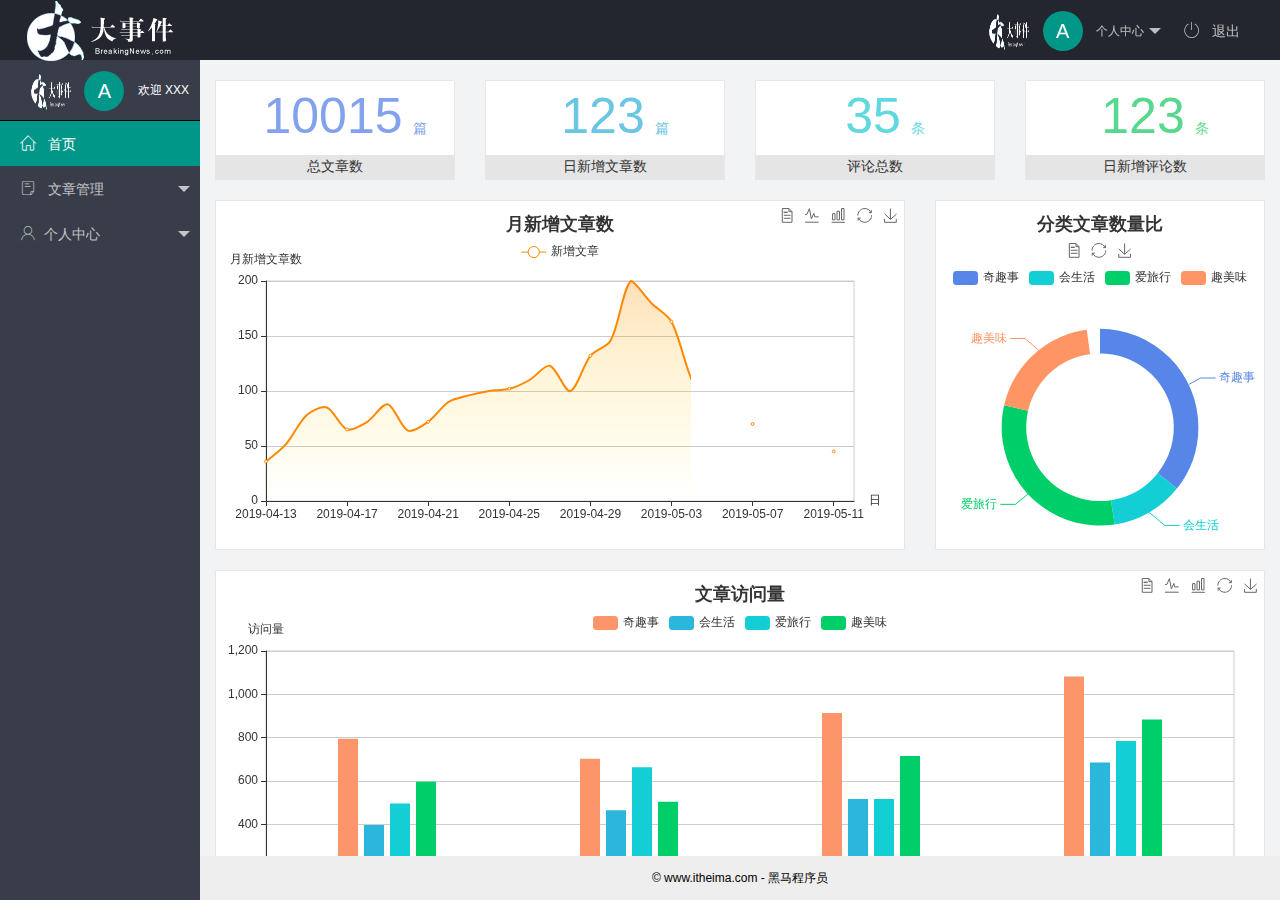
<file: index.html>
<!DOCTYPE html>
<html lang="en">

<head>
    <meta charset="UTF-8">
    <meta http-equiv="X-UA-Compatible" content="IE=edge">
    <meta name="viewport" content="width=device-width, initial-scale=1.0">
    <title>后台主页</title>
    <link rel="stylesheet" href="/assets/lib/layui/css/layui.css">
    <link rel="stylesheet" href="/assets/fonts/iconfont.css">
    <link rel="stylesheet" href="/assets/css/index.css">

</head>

<body class="layui-layout-body">
    <div class="layui-layout layui-layout-admin">
        <div class="layui-header">
            <div class="layui-logo">
                <img src="/assets/images/logo.png" alt="">
            </div>
            <!-- 头部区域（可配合layui已有的水平导航） -->
            <ul class="layui-nav layui-layout-right">
                <li class="layui-nav-item">
                    <a href="javascript:;" class="userinfo">
                        <img src="/assets/images/logo.png" class="layui-nav-img">
                        <span class="text-avatar">A</span>
                        个人中心
                    </a>
                    <dl class="layui-nav-child">
                        <dd><a href="/user/user_info.html" target="fm">基本资料</a></dd>
                        <dd><a href="/user/user_avatar.html" target="fm">更换头像</a></dd>
                        <dd><a href="/user/user_pwd.html" target="fm">重置密码</a></dd>
                    </dl>
                </li>
                <li class="layui-nav-item">
                    <a href="javascript:;" id="btnLogout">
                        <span class="iconfont icon-tuichu"></span>
                        退出
                    </a>
                </li>
            </ul>
        </div>

        <div class="layui-side layui-bg-black">
            <div class="layui-side-scroll">
                <!-- 侧边栏头像 -->
                <div class="userinfo">
                    <img src="/assets/images/logo.png" class="layui-nav-img">
                    <span class="text-avatar">A</span>
                    <span id="welcome">欢迎 XXX</span>
                </div>
                <!-- 左侧导航区域（可配合layui已有的垂直导航） -->
                <ul class="layui-nav layui-nav-tree" lay-shrink='all'>
                    <li class="layui-nav-item layui-this">
                        <a href="/home/dashboard.html" target="fm">
                            <span class="iconfont icon-home"></span>
                            首页
                        </a>
                    </li>
                    <li class="layui-nav-item">
                        <a href="javascript:;">
                            <span class="iconfont icon-16"></span>
                            文章管理
                        </a>
                        <dl class="layui-nav-child">
                            <dd><a href="article/art_cate.html" target="fm"><i class="layui-icon layui-icon-app"></i>文章类别</a></dd>
                            <dd><a id="art_list" href="article/art_list.html" target="fm"><i class="layui-icon layui-icon-app"></i>文章列表</a></dd>
                            <dd><a href="article/art_pub.html" target="fm"><i class="layui-icon layui-icon-app"></i>发表文章</a></dd>
                        </dl>
                    </li>
                    <li class="layui-nav-item">
                        <a href="javascript:;"><span class="iconfont icon-user"></span>个人中心</a>
                        <dl class="layui-nav-child">
                            <dd><a href="/user/user_info.html" target="fm"><i class="layui-icon layui-icon-app"></i>基本资料</a></dd>
                            <dd><a href="/user/user_avatar.html" target="fm"><i class="layui-icon layui-icon-app"></i>更换头像</a></dd>
                            <dd><a href="/user/user_pwd.html" target="fm"><i class="layui-icon layui-icon-app"></i>重置密码</a></dd>
                        </dl>
                    </li>
                </ul>
            </div>
        </div>

        <div class="layui-body">
            <!-- 内容主体区域 -->
            <iframe name="fm" src="/home/dashboard.html" frameborder="0"></iframe>
        </div>

        <div class="layui-footer">
            <!-- 底部固定区域 -->
            © www.itheima.com - 黑马程序员
        </div>
    </div>
</body>
<!-- layui -->
<script src="/assets/lib/layui/layui.all.js"></script>
<!-- jquery -->
<script src="/assets/lib/jquery.js"></script>
<!-- baseAPI -->
<script src="/assets/js/baseAPI.js"></script>
<!-- index.js -->
<script src="/assets/js/index.js"></script>
</html>
</file>
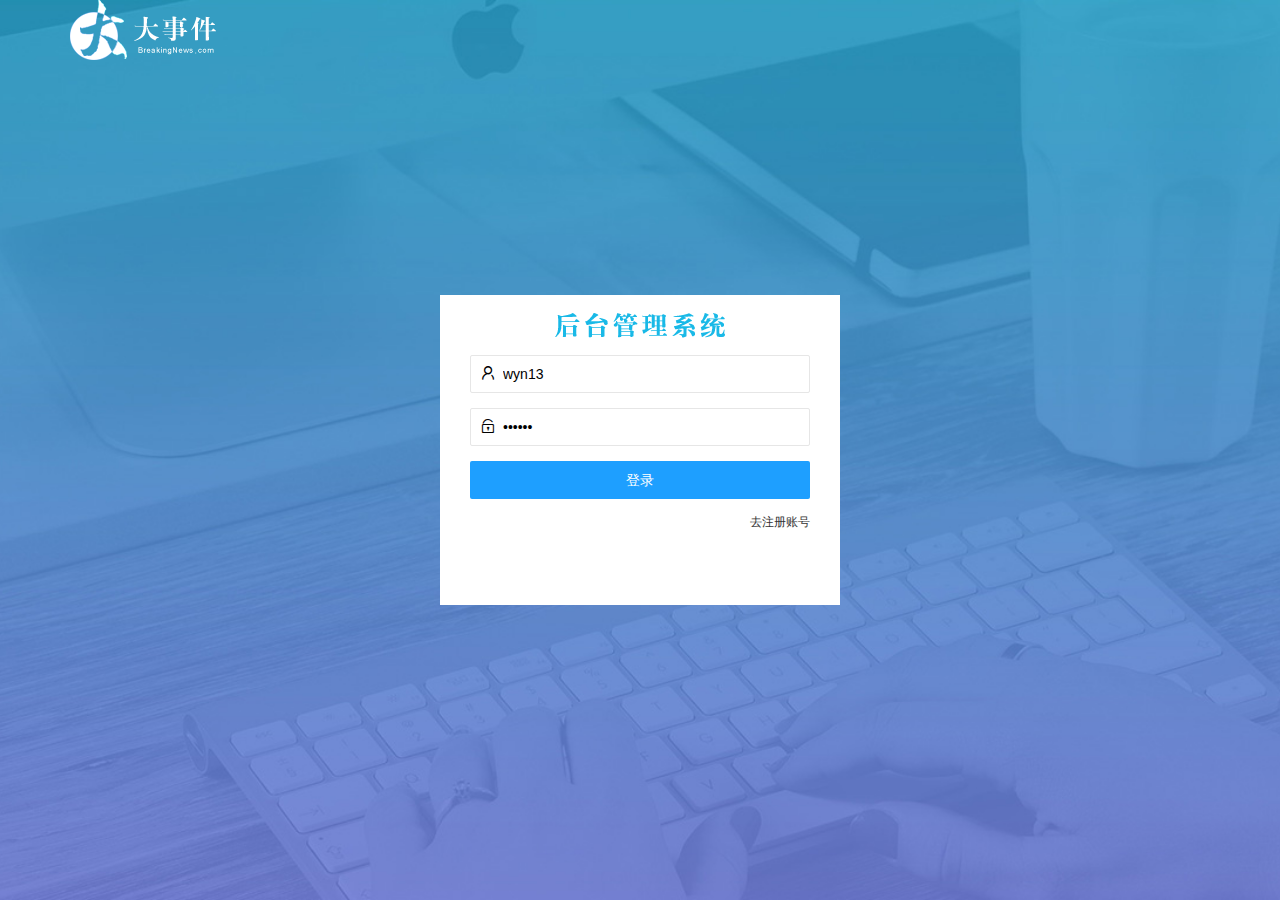
<file: login.html>
<!DOCTYPE html>
<html lang="en">

<head>
    <meta charset="UTF-8">
    <meta http-equiv="X-UA-Compatible" content="IE=edge">
    <meta name="viewport" content="width=device-width, initial-scale=1.0">
    <title>大事件-登录/注册页面</title>
    <!-- layui样式文件 -->
    <link rel="stylesheet" href="/assets/lib/layui/css/layui.css">
    <!-- 登录样式文件 -->
    <link rel="stylesheet" href="/assets/css/login.css">
</head>

<body>
    <!-- logo -->
    <div class="layui-main">
        <img src="/assets/images/logo.png" alt="">
    </div>
    <!-- 注册和登录 -->
    <div class="loginAndRegBox">
        <!-- 登陆注册标题 -->
        <div class="titleBox"></div>
        <!-- 登录 -->
        <div class="login-box">
            <!-- 登录表单 -->
            <form class="layui-form" id="form_login">
                <!-- 用户名 -->
                <div class="layui-form-item">
                    <i class="layui-icon layui-icon-username"></i>
                    <input value="wyn13" type="text" name="username" required lay-verify="required" placeholder="请输入用户名"
                        autocomplete="off" class="layui-input">
                </div>
                <!-- 密码 -->
                <div class="layui-form-item">
                    <i class="layui-icon layui-icon-password"></i>
                    <input value="111111" type="password" name="password" required lay-verify="required|pwd" placeholder="请输入密码"
                        autocomplete="off" class="layui-input">
                </div>
                <!-- 登录按钮 -->
                <div class="layui-form-item">
                    <button class="layui-btn layui-btn-fluid layui-btn-normal" lay-submit>登录</button>
                </div>
                <!-- a -->
                <div class="layui-form-item links">
                    <a href="javascript:;" id="link_reg">去注册账号</a>
                </div>
            </form>
        </div>
        <!-- 注册 -->
        <div class="reg-box" style="display: none;">
            <!-- 注册表单 -->
            <form class="layui-form" id="form_reg">
                <!-- 用户名 -->
                <div class="layui-form-item">
                    <i class="layui-icon layui-icon-username"></i>
                    <input type="text" name="username" required lay-verify="required" placeholder="请输入用户名"
                        autocomplete="off" class="layui-input">
                </div>
                <!-- 密码 -->
                <div class="layui-form-item">
                    <i class="layui-icon layui-icon-password"></i>
                    <input type="password" name="password" required lay-verify="required|pwd" placeholder="请输入密码"
                        autocomplete="off" class="layui-input">
                </div>
                <!-- 确认密码 -->
                <div class="layui-form-item">
                    <i class="layui-icon layui-icon-password"></i>
                    <input type="password" name="repassword" required lay-verify="required|pwd|repwd" placeholder="再次确认密码"
                        autocomplete="off" class="layui-input">
                </div>
                <!-- 注册按钮 -->
                <div class="layui-form-item">
                    <button class="layui-btn layui-btn-fluid layui-btn-normal" lay-submit>注册</button>
                </div>
                <!-- a -->
                <div class="layui-form-item links">
                    <a href="javascript:;" id="link_login">去登录</a>
                </div>
            </form>
        </div>
    </div>
</body>
<!-- layui.all.js -->
<script src="/assets/lib/layui/layui.all.js"></script>
<!-- jquery -->
<script src="/assets/lib/jquery.js"></script>
<!-- baseAPI.js -->
<script src="/assets/js/baseAPI.js"></script>
<!-- login.js -->
<script src="/assets/js/login.js"></script>

</html>
</file>
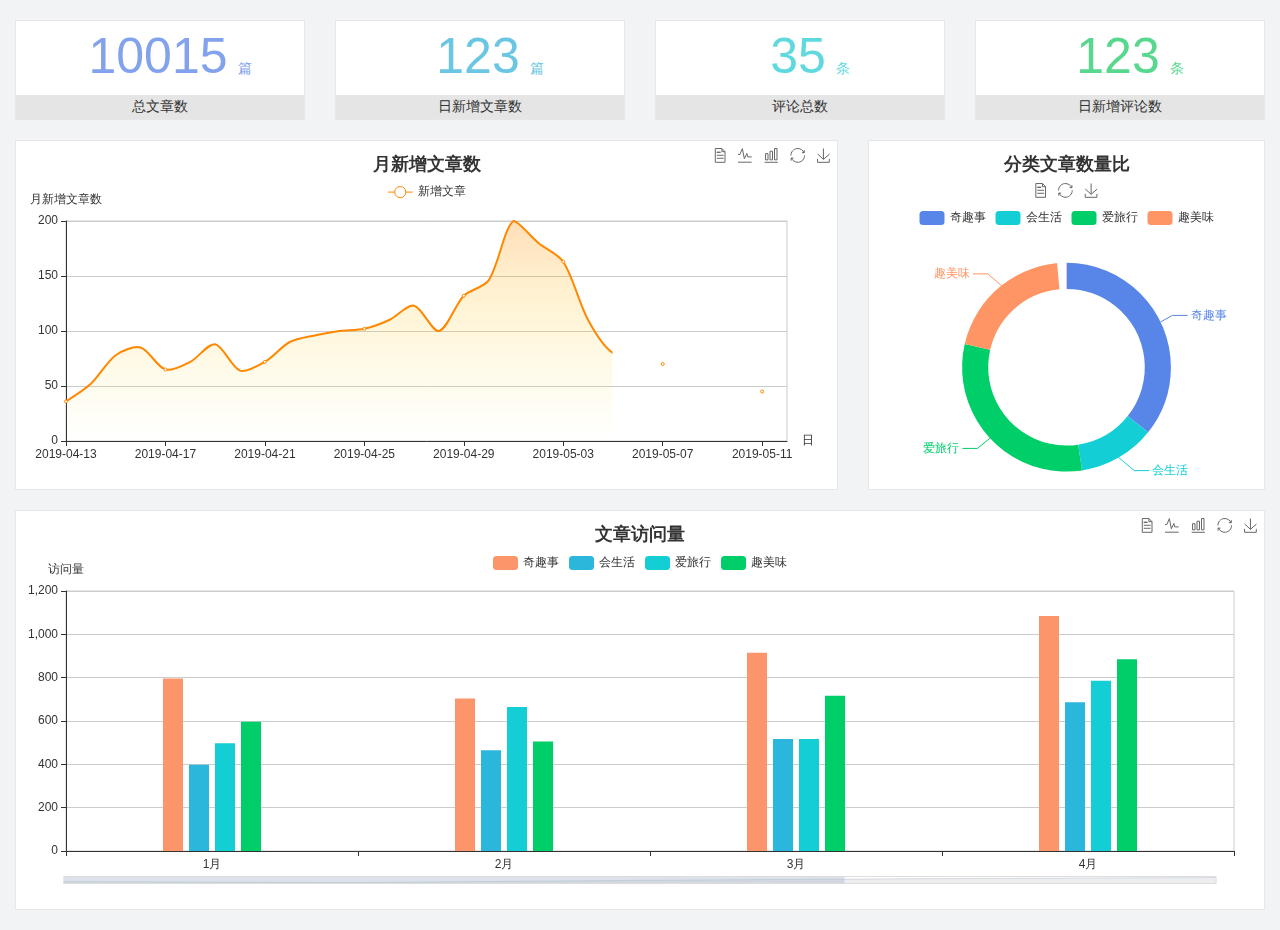
<file: home/dashboard.html>
<!DOCTYPE html>
<html lang="en">

<head>
  <meta charset="UTF-8">
  <meta name="viewport" content="width=device-width, initial-scale=1.0">
  <meta http-equiv="X-UA-Compatible" content="ie=edge">
  <title>图表统计</title>
  <link rel="stylesheet" href="../assets/lib/bootstrap.css" />
  <link rel="stylesheet" href="../assets/lib/main.css" />
  <script src="../assets/lib/jquery.js"></script>
  <script type="text/javascript" src="../assets/lib/echarts.min.js"></script>
</head>

<body>
  <div class="container-fluid">
    <div class="row spannel_list">
      <div class="col-sm-3 col-xs-6">
        <div class="spannel">
          <em>10015</em><span>篇</span>
          <b>总文章数</b>
        </div>
      </div>
      <div class="col-sm-3 col-xs-6">
        <div class="spannel scolor01">
          <em>123</em><span>篇</span>
          <b>日新增文章数</b>
        </div>
      </div>
      <div class="col-sm-3 col-xs-6">
        <div class="spannel scolor02">
          <em>35</em><span>条</span>
          <b>评论总数</b>
        </div>
      </div>
      <div class="col-sm-3 col-xs-6">
        <div class="spannel scolor03">
          <em>123</em><span>条</span>
          <b>日新增评论数</b>
        </div>
      </div>
    </div>
  </div>

  <div class="container-fluid">
    <div class="row curve-pie">
      <div class="col-lg-8 col-md-8">
        <div class="gragh_pannel" id="curve_show"></div>
      </div>
      <div class="col-lg-4 col-md-4">
        <div class="gragh_pannel" id="pie_show"></div>
      </div>
    </div>
  </div>

  <div class="container-fluid">
    <div class="column_pannel" id="column_show"></div>
  </div>

  <script>
    var oChart = echarts.init(document.getElementById('curve_show'));
    var aList_all = [
      { 'count': 36, 'date': '2019-04-13' },
      { 'count': 52, 'date': '2019-04-14' },
      { 'count': 78, 'date': '2019-04-15' },
      { 'count': 85, 'date': '2019-04-16' },
      { 'count': 65, 'date': '2019-04-17' },
      { 'count': 72, 'date': '2019-04-18' },
      { 'count': 88, 'date': '2019-04-19' },
      { 'count': 64, 'date': '2019-04-20' },
      { 'count': 72, 'date': '2019-04-21' },
      { 'count': 90, 'date': '2019-04-22' },
      { 'count': 96, 'date': '2019-04-23' },
      { 'count': 100, 'date': '2019-04-24' },
      { 'count': 102, 'date': '2019-04-25' },
      { 'count': 110, 'date': '2019-04-26' },
      { 'count': 123, 'date': '2019-04-27' },
      { 'count': 100, 'date': '2019-04-28' },
      { 'count': 132, 'date': '2019-04-29' },
      { 'count': 146, 'date': '2019-04-30' },
      { 'count': 200, 'date': '2019-05-01' },
      { 'count': 180, 'date': '2019-05-02' },
      { 'count': 163, 'date': '2019-05-03' },
      { 'count': 110, 'date': '2019-05-04' },
      { 'count': 80, 'date': '2019-05-05' },
      { 'count': 82, 'date': '2019-05-06' },
      { 'count': 70, 'date': '2019-05-07' },
      { 'count': 65, 'date': '2019-05-08' },
      { 'count': 54, 'date': '2019-05-09' },
      { 'count': 40, 'date': '2019-05-10' },
      { 'count': 45, 'date': '2019-05-11' },
      { 'count': 38, 'date': '2019-05-12' },
    ];

    let aCount = [];
    let aDate = [];

    for (var i = 0; i < aList_all.length; i++) {
      aCount.push(aList_all[i].count);
      aDate.push(aList_all[i].date);
    }

    var chartopt = {
      title: {
        text: '月新增文章数',
        left: 'center',
        top: '10'
      },
      tooltip: {
        trigger: 'axis'
      },
      legend: {
        data: ['新增文章'],
        top: '40'
      },
      toolbox: {
        show: true,
        feature: {
          mark: { show: true },
          dataView: { show: true, readOnly: false },
          magicType: { show: true, type: ['line', 'bar'] },
          restore: { show: true },
          saveAsImage: { show: true }
        }
      },
      calculable: true,
      xAxis: [
        {
          name: '日',
          type: 'category',
          boundaryGap: false,
          data: aDate
        }
      ],
      yAxis: [
        {
          name: '月新增文章数',
          type: 'value'
        }
      ],
      series: [
        {
          name: '新增文章',
          type: 'line',
          smooth: true,
          itemStyle: { normal: { areaStyle: { type: 'default' }, color: '#f80' }, lineStyle: { color: '#f80' } },
          data: aCount
        }],
      areaStyle: {
        normal: {
          color: new echarts.graphic.LinearGradient(0, 0, 0, 1, [{
            offset: 0,
            color: 'rgba(255,136,0,0.39)'
          }, {
            offset: .34,
            color: 'rgba(255,180,0,0.25)'
          }, {
            offset: 1,
            color: 'rgba(255,222,0,0.00)'
          }])

        }
      },
      grid: {
        show: true,
        x: 50,
        x2: 50,
        y: 80,
        height: 220
      }
    };

    oChart.setOption(chartopt);


    var oPie = echarts.init(document.getElementById('pie_show'));
    var oPieopt =
    {
      title: {
        top: 10,
        text: '分类文章数量比',
        x: 'center'
      },
      tooltip: {
        trigger: 'item',
        formatter: "{a} <br/>{b} : {c} ({d}%)"
      },
      color: ['#5885e8', '#13cfd5', '#00ce68', '#ff9565'],
      legend: {
        x: 'center',
        top: 65,
        data: ['奇趣事', '会生活', '爱旅行', '趣美味']
      },
      toolbox: {
        show: true,
        x: 'center',
        top: 35,
        feature: {
          mark: { show: true },
          dataView: { show: true, readOnly: false },
          magicType: {
            show: true,
            type: ['pie', 'funnel'],
            option: {
              funnel: {
                x: '25%',
                width: '50%',
                funnelAlign: 'left',
                max: 1548
              }
            }
          },
          restore: { show: true },
          saveAsImage: { show: true }
        }
      },
      calculable: true,
      series: [
        {
          name: '访问来源',
          type: 'pie',
          radius: ['45%', '60%'],
          center: ['50%', '65%'],
          data: [
            { value: 300, name: '奇趣事' },
            { value: 100, name: '会生活' },
            { value: 260, name: '爱旅行' },
            { value: 180, name: '趣美味' }
          ]
        }
      ]
    };
    oPie.setOption(oPieopt);



    var oColumn = this.echarts.init(document.getElementById('column_show'));
    var oColumnopt =
    {
      title: {
        text: '文章访问量',
        left: 'center',
        top: '10'
      },
      tooltip: {
        trigger: 'axis'
      },
      legend: {
        data: ['奇趣事', '会生活', '爱旅行', '趣美味'],
        top: '40'
      },
      toolbox: {
        show: true,
        feature: {
          mark: { show: true },
          dataView: { show: true, readOnly: false },
          magicType: { show: true, type: ['line', 'bar'] },
          restore: { show: true },
          saveAsImage: { show: true }
        }
      },
      calculable: true,
      xAxis: [
        {
          type: 'category',
          data: ['1月', '2月', '3月', '4月', '5月']
        }
      ],
      yAxis: [
        {
          name: '访问量',
          type: 'value'
        }
      ],
      series: [
        {
          name: '奇趣事',
          type: 'bar',
          barWidth: 20,
          itemStyle: {
            normal: { areaStyle: { type: 'default' }, color: '#fd956a' }
          },
          data: [800, 708, 920, 1090, 1200]
        },
        {
          name: '会生活',
          type: 'bar',
          barWidth: 20,
          itemStyle: {
            normal: { areaStyle: { type: 'default' }, color: '#2bb6db' }
          },
          data: [400, 468, 520, 690, 800]
        },
        {
          name: '爱旅行',
          type: 'bar',
          barWidth: 20,
          itemStyle: {
            normal: { areaStyle: { type: 'default' }, color: '#13cfd5' }
          },
          data: [500, 668, 520, 790, 900]
        },
        {
          name: '趣美味',
          type: 'bar',
          barWidth: 20,
          itemStyle: {
            normal: { areaStyle: { type: 'default' }, color: '#00ce68' }
          },
          data: [600, 508, 720, 890, 1000]
        }
      ],
      grid: {
        show: true,
        x: 50,
        x2: 30,
        y: 80,
        height: 260
      },
      dataZoom: [//给x轴设置滚动条
        {
          start: 0,//默认为0
          end: 100 - 1000 / 31,//默认为100
          type: 'slider',
          show: true,
          xAxisIndex: [0],
          handleSize: 0,//滑动条的 左右2个滑动条的大小
          height: 8,//组件高度
          left: 45, //左边的距离
          right: 50,//右边的距离
          bottom: 26,//右边的距离
          handleColor: '#ddd',//h滑动图标的颜色
          handleStyle: {
            borderColor: "#cacaca",
            borderWidth: "1",
            shadowBlur: 2,
            background: "#ddd",
            shadowColor: "#ddd",
          }
        }]
    };
    oColumn.setOption(oColumnopt);
  </script>
</body>

</html>
</file>
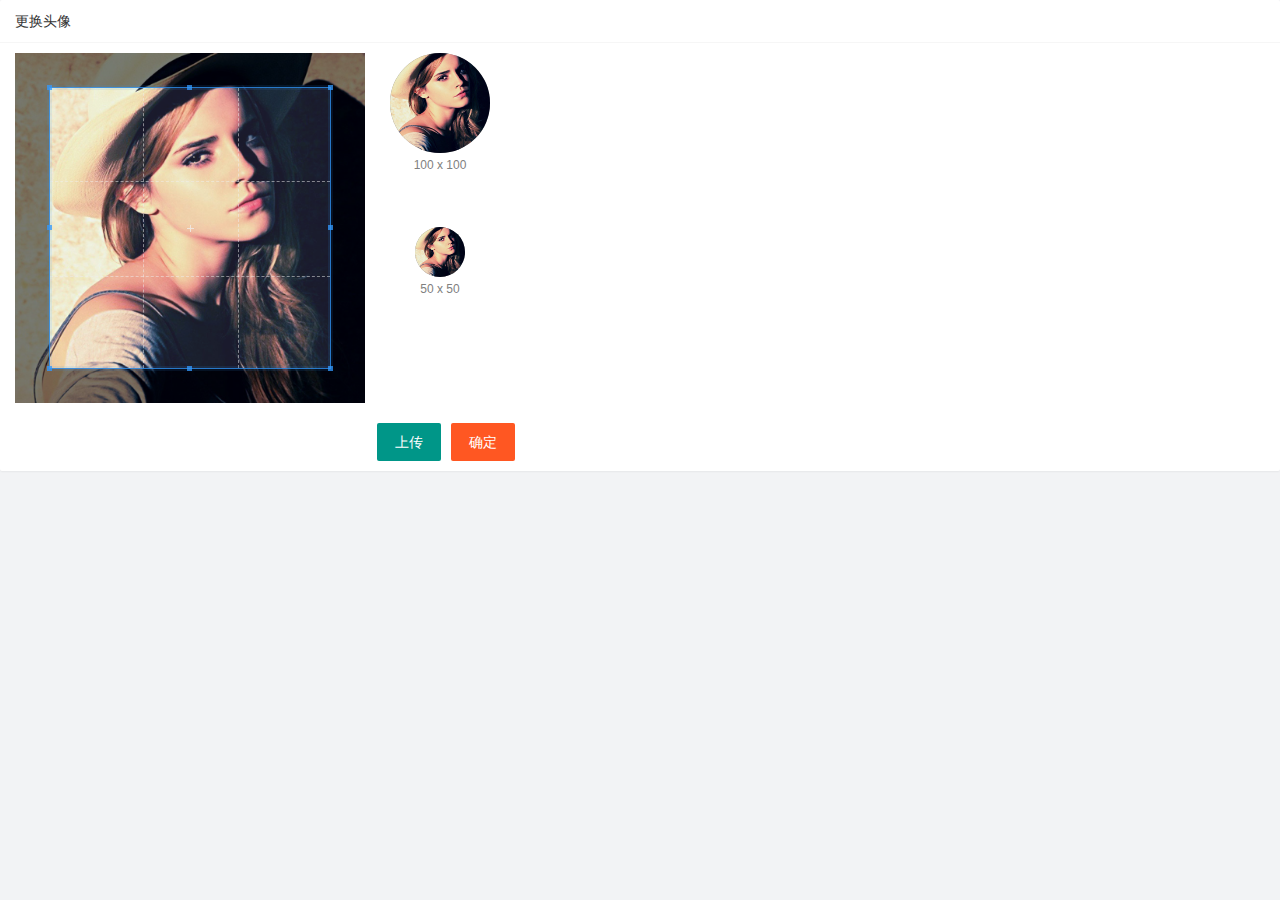
<file: user/user_avatar.html>
<!DOCTYPE html>
<html lang="en">

<head>
    <meta charset="UTF-8">
    <meta http-equiv="X-UA-Compatible" content="IE=edge">
    <meta name="viewport" content="width=device-width, initial-scale=1.0">
    <title>Document</title>
    <!-- layui -->
    <link rel="stylesheet" href="/assets/lib/layui/css/layui.css">
    <!-- cropper -->
    <link rel="stylesheet" href="/assets/lib/cropper/cropper.css" />
    <!-- 本页面样式 -->
    <link rel="stylesheet" href="/assets/css/user/user_avatar.css">
</head>

<body>
    <div class="layui-card">
        <div class="layui-card-header">更换头像</div>
        <div class="layui-card-body">
            <!-- 第一行的图片裁剪和预览区域 -->
            <div class="row1">
                <!-- 图片裁剪区域 -->
                <div class="cropper-box">
                    <!-- 这个 img 标签很重要，将来会把它初始化为裁剪区域 -->
                    <img id="image" src="/assets/images/sample.jpg" />
                </div>
                <!-- 图片的预览区域 -->
                <div class="preview-box">
                    <div>
                        <!-- 宽高为 100px 的预览区域 -->
                        <div class="img-preview w100"></div>
                        <p class="size">100 x 100</p>
                    </div>
                    <div>
                        <!-- 宽高为 50px 的预览区域 -->
                        <div class="img-preview w50"></div>
                        <p class="size">50 x 50</p>
                    </div>
                </div>
            </div>
            <!-- 第二行的按钮区域 -->
            <div class="row2">
                <!-- 选择文件 -->
                <input type="file" id="file" accept="image/png,image/jpeg" style="display: none;">
                <button id="btnChooseImage" type="button" class="layui-btn">上传</button>
                <button id="btnUpload" type="button" class="layui-btn layui-btn-danger">确定</button>
            </div>
        </div>
    </div>
</body>
<!-- layui -->
<script src="/assets/lib/layui/layui.all.js"></script>
<!-- jquery -->
<script src="/assets/lib/jquery.js"></script>
<!-- cropper -->
<script src="/assets/lib/cropper/Cropper.js"></script>
<script src="/assets/lib/cropper/jquery-cropper.js"></script>
<!-- baseAPI -->
<script src="/assets/js/baseAPI.js"></script>
<!-- js -->
<script src="/assets/js/user/user_avatar.js"></script>

</html>
</file>
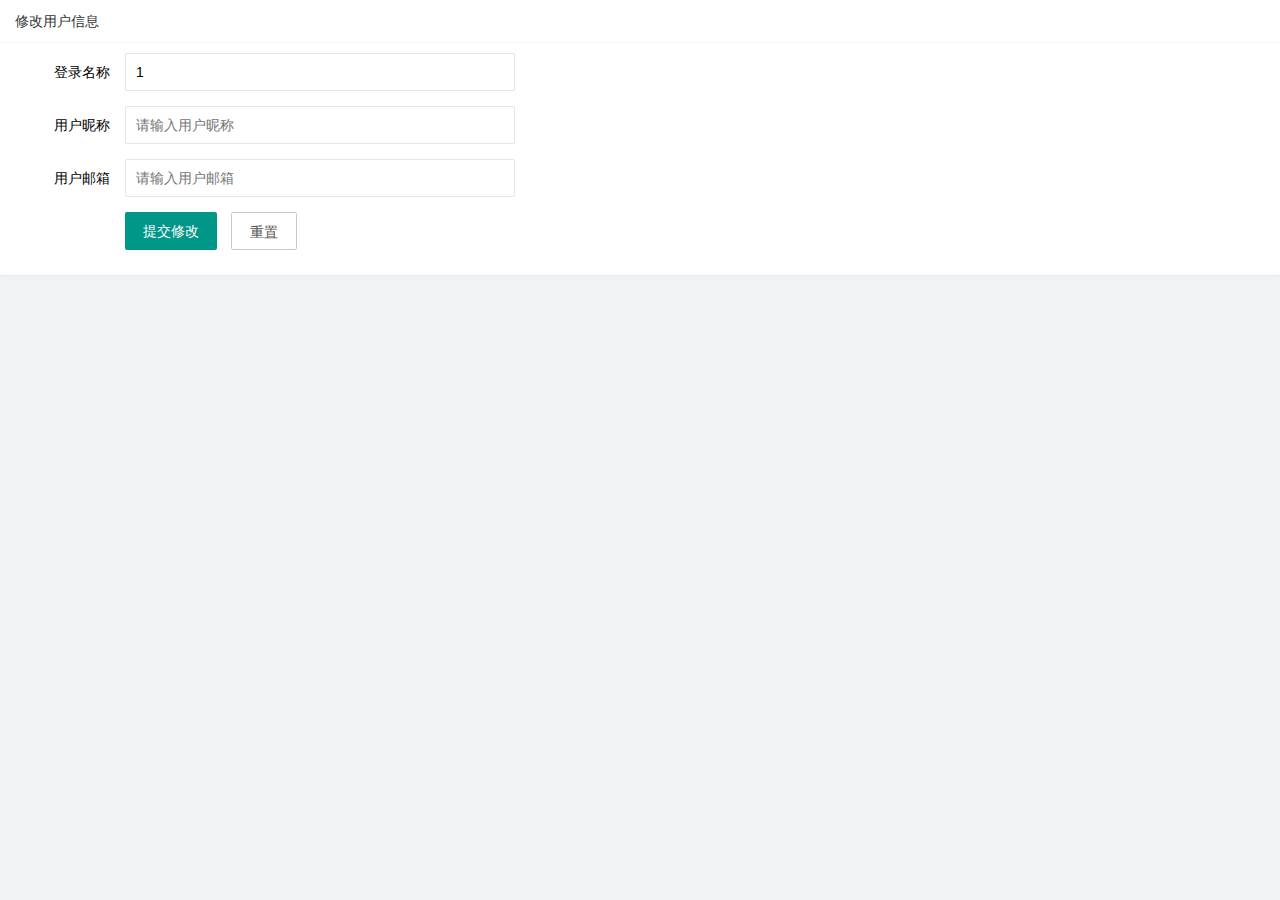
<file: user/user_info.html>
<!DOCTYPE html>
<html lang="en">

<head>
    <meta charset="UTF-8">
    <meta http-equiv="X-UA-Compatible" content="IE=edge">
    <meta name="viewport" content="width=device-width, initial-scale=1.0">
    <title>Document</title>
    <!-- layui -->
    <link rel="stylesheet" href="/assets/lib/layui/css/layui.css">
    <!-- 本页面样式 -->
    <link rel="stylesheet" href="/assets/css/user/user_info.css">
</head>

<body>
    <div class="layui-card">
        <div class="layui-card-header">修改用户信息</div>
        <div class="layui-card-body">
            <!-- 表单 -->
            <form class="layui-form" lay-filter="formUserInfo">
                <!-- 隐藏域保存Id -->
                <input type="hidden" name="id">
                <!-- 用户名 -->
                <div class="layui-form-item">
                    <label class="layui-form-label">登录名称</label>
                    <div class="layui-input-block">
                        <input value="1" type="text" name="username" readonly required lay-verify="required" placeholder="请输入登录名称"
                            autocomplete="off" class="layui-input">
                    </div>
                </div>
                <!-- 昵称 -->
                <div class="layui-form-item">
                    <label class="layui-form-label">用户昵称</label>
                    <div class="layui-input-block">
                        <input type="text" name="nickname" required lay-verify="required|nickname" placeholder="请输入用户昵称"
                            autocomplete="off" class="layui-input">
                    </div>
                </div>
                <!-- 邮箱 -->
                <div class="layui-form-item">
                    <label class="layui-form-label">用户邮箱</label>
                    <div class="layui-input-block">
                        <input type="text" name="email" required lay-verify="required|email" placeholder="请输入用户邮箱"
                            autocomplete="off" class="layui-input">
                    </div>
                </div>
                <!-- 按钮 -->
                <div class="layui-form-item">
                    <div class="layui-input-block">
                      <button class="layui-btn" lay-submit lay-filter="formDemo">提交修改</button>
                      <button id="btnReset" type="reset" class="layui-btn layui-btn-primary">重置</button>
                    </div>
                  </div>
            </form>
        </div>
    </div>
</body>
<!-- layui -->
<script src="/assets/lib/layui/layui.all.js"></script>
<!-- jquery -->
<script src="/assets/lib/jquery.js"></script>
<!-- baseAPI -->
<script src="/assets/js/baseAPI.js"></script>
<!-- js -->
<script src="/assets/js/user/user_info.js"></script>

</html>
</file>
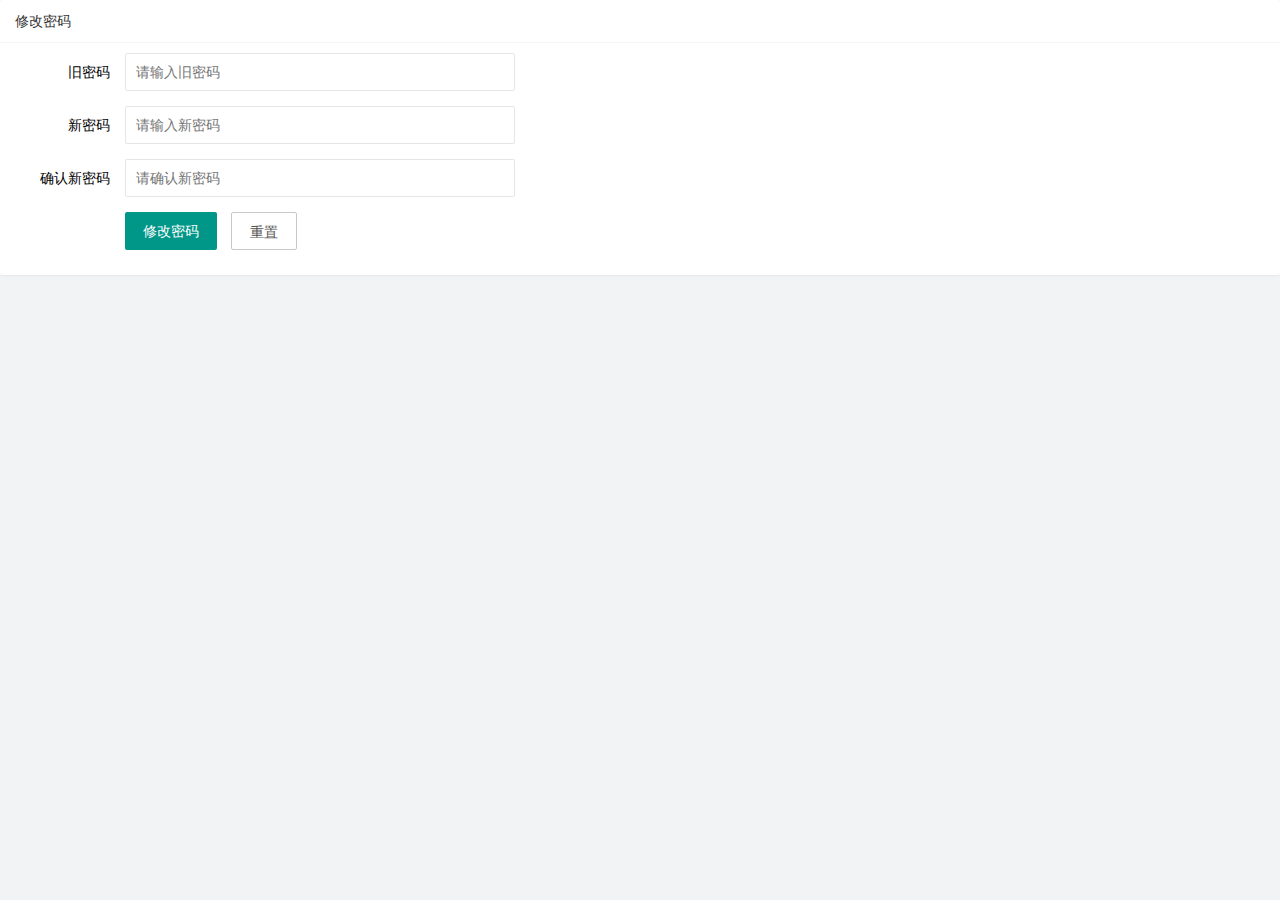
<file: user/user_pwd.html>
<!DOCTYPE html>
<html lang="en">

<head>
    <meta charset="UTF-8">
    <meta http-equiv="X-UA-Compatible" content="IE=edge">
    <meta name="viewport" content="width=device-width, initial-scale=1.0">
    <title>Document</title>
    <!-- layui -->
    <link rel="stylesheet" href="/assets/lib/layui/css/layui.css">
    <!-- 本页面样式 -->
    <link rel="stylesheet" href="/assets/css/user/user_pwd.css">
</head>

<body>
    <div class="layui-card">
        <div class="layui-card-header">修改密码</div>
        <div class="layui-card-body">
            <!-- 表单 -->
            <form class="layui-form" lay-filter="formUserInfo">
                <!-- 隐藏域保存Id -->
                <input type="hidden" name="id">
                <!-- 旧密码 -->
                <div class="layui-form-item">
                    <label class="layui-form-label">旧密码</label>
                    <div class="layui-input-block">
                        <input type="text" name="oldPwd" required lay-verify="required|pwd" placeholder="请输入旧密码"
                            autocomplete="off" class="layui-input">
                    </div>
                </div>
                <!-- 新密码 -->
                <div class="layui-form-item">
                    <label class="layui-form-label">新密码</label>
                    <div class="layui-input-block">
                        <input type="text" name="newPwd" required lay-verify="required|pwd|samePwd" placeholder="请输入新密码"
                            autocomplete="off" class="layui-input">
                    </div>
                </div>
                <!-- 确认新密码 -->
                <div class="layui-form-item">
                    <label class="layui-form-label">确认新密码</label>
                    <div class="layui-input-block">
                        <input type="text" name="rePwd" required lay-verify="required|pwd|rePwd" placeholder="请确认新密码"
                            autocomplete="off" class="layui-input">
                    </div>
                </div>
                <!-- 按钮 -->
                <div class="layui-form-item">
                    <div class="layui-input-block">
                      <button class="layui-btn" lay-submit lay-filter="formDemo">修改密码</button>
                      <button id="btnReset" type="reset" class="layui-btn layui-btn-primary">重置</button>
                    </div>
                  </div>
            </form>
        </div>
    </div>
</body>
<!-- layui -->
<script src="/assets/lib/layui/layui.all.js"></script>
<!-- jquery -->
<script src="/assets/lib/jquery.js"></script>
<!-- baseAPI -->
<script src="/assets/js/baseAPI.js"></script>
<!-- js -->
<script src="/assets/js/user/user_pwd.js"></script>

</html>
</file>
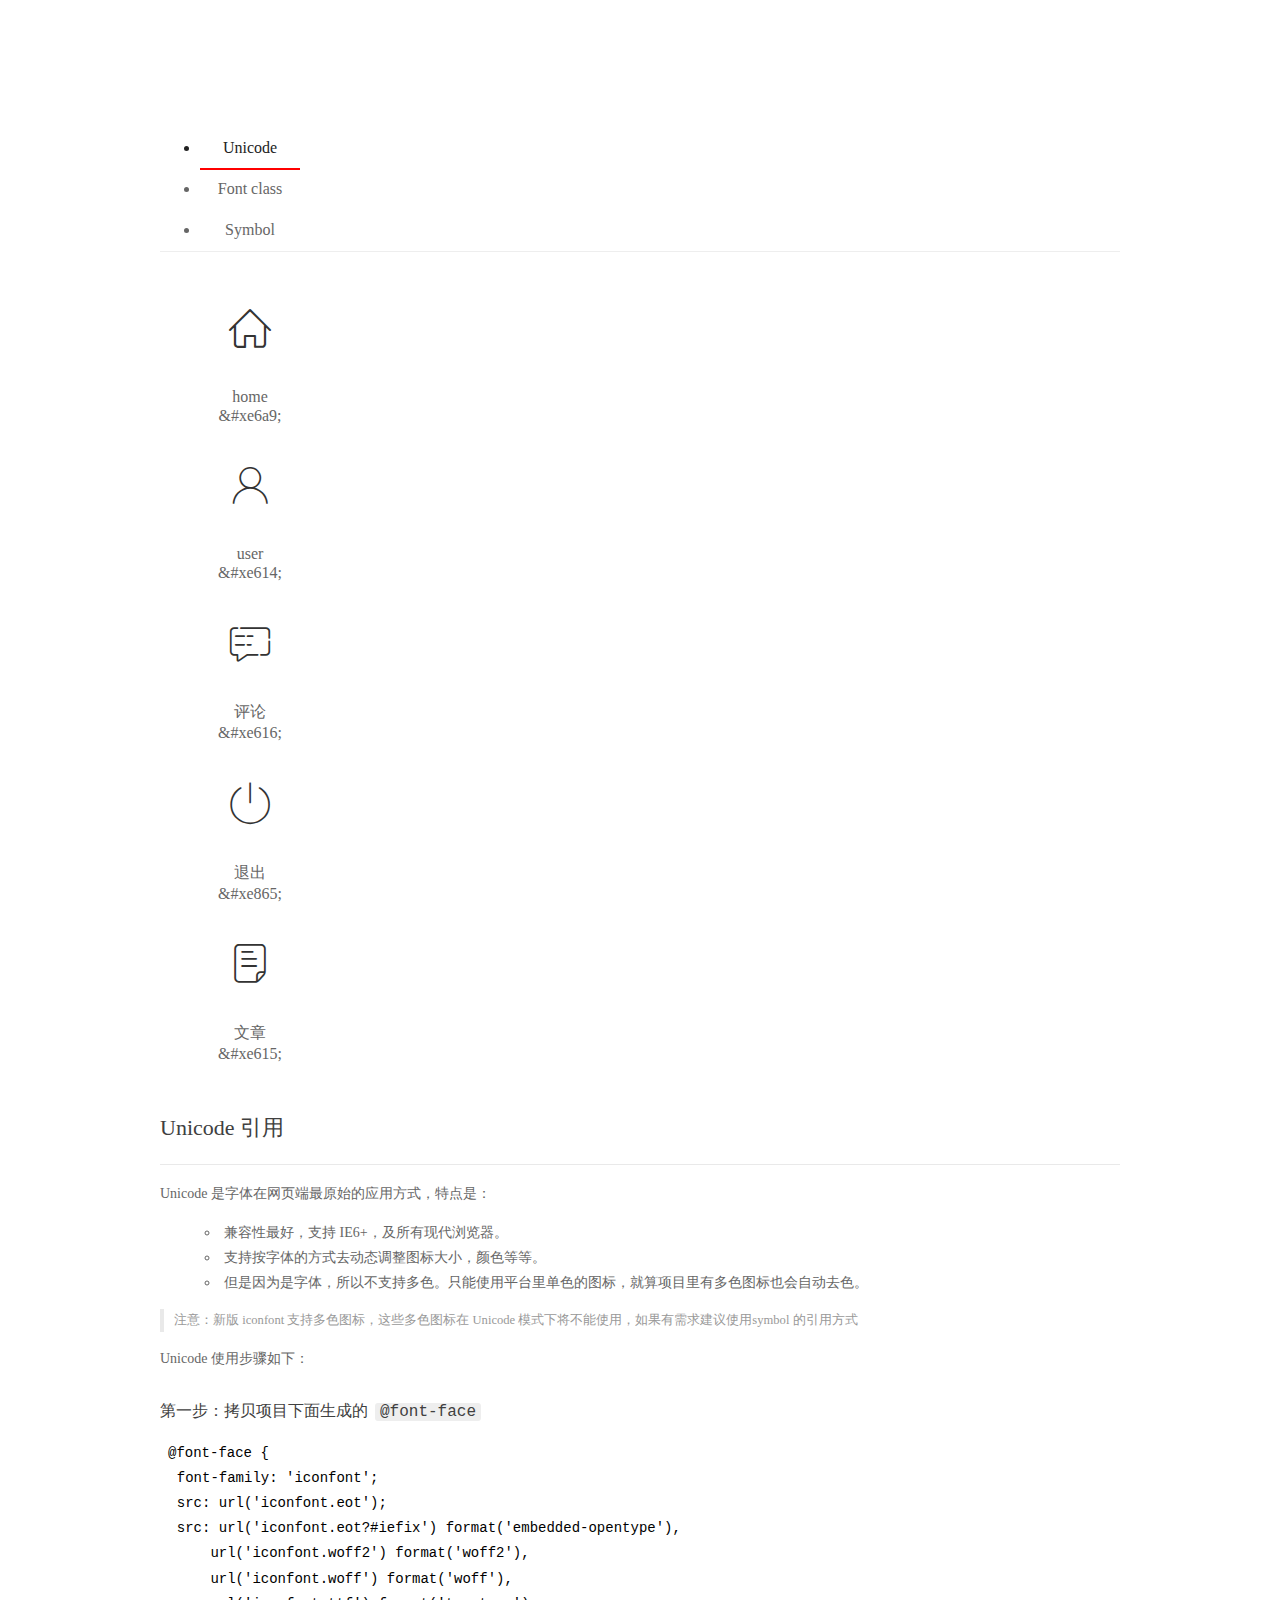
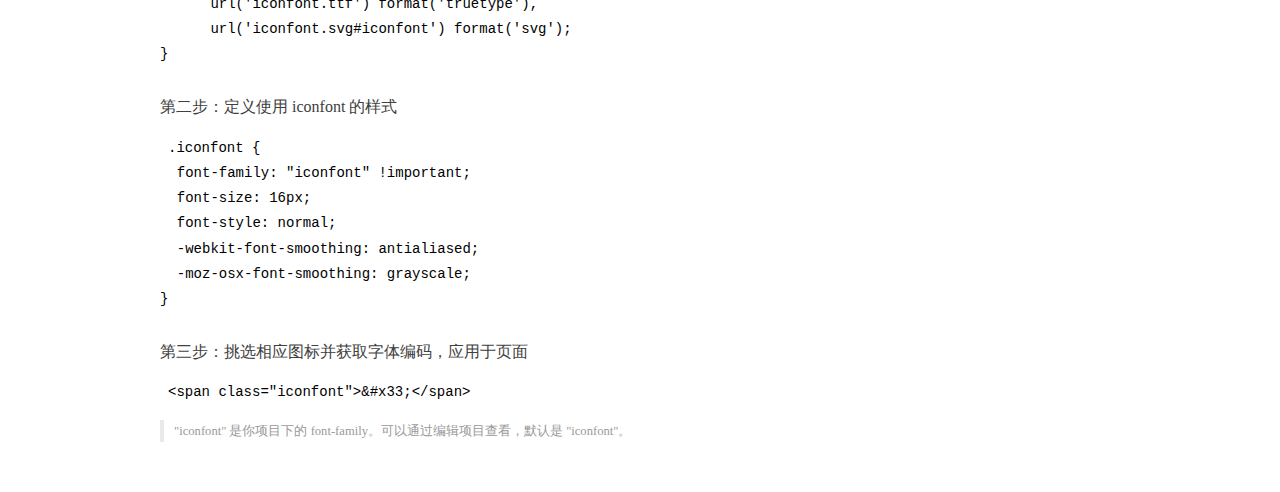
<file: assets/fonts/demo_index.html>
<!DOCTYPE html>
<html>
<head>
  <meta charset="utf-8"/>
  <title>IconFont Demo</title>
  <link rel="shortcut icon" href="https://gtms04.alicdn.com/tps/i4/TB1_oz6GVXXXXaFXpXXJDFnIXXX-64-64.ico" type="image/x-icon"/>
  <link rel="stylesheet" href="https://g.alicdn.com/thx/cube/1.3.2/cube.min.css">
  <link rel="stylesheet" href="demo.css">
  <link rel="stylesheet" href="iconfont.css">
  <script src="iconfont.js"></script>
  <!-- jQuery -->
  <script src="https://a1.alicdn.com/oss/uploads/2018/12/26/7bfddb60-08e8-11e9-9b04-53e73bb6408b.js"></script>
  <!-- 代码高亮 -->
  <script src="https://a1.alicdn.com/oss/uploads/2018/12/26/a3f714d0-08e6-11e9-8a15-ebf944d7534c.js"></script>
</head>
<body>
  <div class="main">
    <h1 class="logo"><a href="https://www.iconfont.cn/" title="iconfont 首页" target="_blank">&#xe86b;</a></h1>
    <div class="nav-tabs">
      <ul id="tabs" class="dib-box">
        <li class="dib active"><span>Unicode</span></li>
        <li class="dib"><span>Font class</span></li>
        <li class="dib"><span>Symbol</span></li>
      </ul>
      
    </div>
    <div class="tab-container">
      <div class="content unicode" style="display: block;">
          <ul class="icon_lists dib-box">
          
            <li class="dib">
              <span class="icon iconfont">&#xe6a9;</span>
                <div class="name">home</div>
                <div class="code-name">&amp;#xe6a9;</div>
              </li>
          
            <li class="dib">
              <span class="icon iconfont">&#xe614;</span>
                <div class="name">user</div>
                <div class="code-name">&amp;#xe614;</div>
              </li>
          
            <li class="dib">
              <span class="icon iconfont">&#xe616;</span>
                <div class="name">评论</div>
                <div class="code-name">&amp;#xe616;</div>
              </li>
          
            <li class="dib">
              <span class="icon iconfont">&#xe865;</span>
                <div class="name">退出</div>
                <div class="code-name">&amp;#xe865;</div>
              </li>
          
            <li class="dib">
              <span class="icon iconfont">&#xe615;</span>
                <div class="name">文章</div>
                <div class="code-name">&amp;#xe615;</div>
              </li>
          
          </ul>
          <div class="article markdown">
          <h2 id="unicode-">Unicode 引用</h2>
          <hr>

          <p>Unicode 是字体在网页端最原始的应用方式，特点是：</p>
          <ul>
            <li>兼容性最好，支持 IE6+，及所有现代浏览器。</li>
            <li>支持按字体的方式去动态调整图标大小，颜色等等。</li>
            <li>但是因为是字体，所以不支持多色。只能使用平台里单色的图标，就算项目里有多色图标也会自动去色。</li>
          </ul>
          <blockquote>
            <p>注意：新版 iconfont 支持多色图标，这些多色图标在 Unicode 模式下将不能使用，如果有需求建议使用symbol 的引用方式</p>
          </blockquote>
          <p>Unicode 使用步骤如下：</p>
          <h3 id="-font-face">第一步：拷贝项目下面生成的 <code>@font-face</code></h3>
<pre><code class="language-css"
>@font-face {
  font-family: 'iconfont';
  src: url('iconfont.eot');
  src: url('iconfont.eot?#iefix') format('embedded-opentype'),
      url('iconfont.woff2') format('woff2'),
      url('iconfont.woff') format('woff'),
      url('iconfont.ttf') format('truetype'),
      url('iconfont.svg#iconfont') format('svg');
}
</code></pre>
          <h3 id="-iconfont-">第二步：定义使用 iconfont 的样式</h3>
<pre><code class="language-css"
>.iconfont {
  font-family: "iconfont" !important;
  font-size: 16px;
  font-style: normal;
  -webkit-font-smoothing: antialiased;
  -moz-osx-font-smoothing: grayscale;
}
</code></pre>
          <h3 id="-">第三步：挑选相应图标并获取字体编码，应用于页面</h3>
<pre>
<code class="language-html"
>&lt;span class="iconfont"&gt;&amp;#x33;&lt;/span&gt;
</code></pre>
          <blockquote>
            <p>"iconfont" 是你项目下的 font-family。可以通过编辑项目查看，默认是 "iconfont"。</p>
          </blockquote>
          </div>
      </div>
      <div class="content font-class">
        <ul class="icon_lists dib-box">
          
          <li class="dib">
            <span class="icon iconfont icon-home"></span>
            <div class="name">
              home
            </div>
            <div class="code-name">.icon-home
            </div>
          </li>
          
          <li class="dib">
            <span class="icon iconfont icon-user"></span>
            <div class="name">
              user
            </div>
            <div class="code-name">.icon-user
            </div>
          </li>
          
          <li class="dib">
            <span class="icon iconfont icon-pinglun"></span>
            <div class="name">
              评论
            </div>
            <div class="code-name">.icon-pinglun
            </div>
          </li>
          
          <li class="dib">
            <span class="icon iconfont icon-tuichu"></span>
            <div class="name">
              退出
            </div>
            <div class="code-name">.icon-tuichu
            </div>
          </li>
          
          <li class="dib">
            <span class="icon iconfont icon-16"></span>
            <div class="name">
              文章
            </div>
            <div class="code-name">.icon-16
            </div>
          </li>
          
        </ul>
        <div class="article markdown">
        <h2 id="font-class-">font-class 引用</h2>
        <hr>

        <p>font-class 是 Unicode 使用方式的一种变种，主要是解决 Unicode 书写不直观，语意不明确的问题。</p>
        <p>与 Unicode 使用方式相比，具有如下特点：</p>
        <ul>
          <li>兼容性良好，支持 IE8+，及所有现代浏览器。</li>
          <li>相比于 Unicode 语意明确，书写更直观。可以很容易分辨这个 icon 是什么。</li>
          <li>因为使用 class 来定义图标，所以当要替换图标时，只需要修改 class 里面的 Unicode 引用。</li>
          <li>不过因为本质上还是使用的字体，所以多色图标还是不支持的。</li>
        </ul>
        <p>使用步骤如下：</p>
        <h3 id="-fontclass-">第一步：引入项目下面生成的 fontclass 代码：</h3>
<pre><code class="language-html">&lt;link rel="stylesheet" href="./iconfont.css"&gt;
</code></pre>
        <h3 id="-">第二步：挑选相应图标并获取类名，应用于页面：</h3>
<pre><code class="language-html">&lt;span class="iconfont icon-xxx"&gt;&lt;/span&gt;
</code></pre>
        <blockquote>
          <p>"
            iconfont" 是你项目下的 font-family。可以通过编辑项目查看，默认是 "iconfont"。</p>
        </blockquote>
      </div>
      </div>
      <div class="content symbol">
          <ul class="icon_lists dib-box">
          
            <li class="dib">
                <svg class="icon svg-icon" aria-hidden="true">
                  <use xlink:href="#icon-home"></use>
                </svg>
                <div class="name">home</div>
                <div class="code-name">#icon-home</div>
            </li>
          
            <li class="dib">
                <svg class="icon svg-icon" aria-hidden="true">
                  <use xlink:href="#icon-user"></use>
                </svg>
                <div class="name">user</div>
                <div class="code-name">#icon-user</div>
            </li>
          
            <li class="dib">
                <svg class="icon svg-icon" aria-hidden="true">
                  <use xlink:href="#icon-pinglun"></use>
                </svg>
                <div class="name">评论</div>
                <div class="code-name">#icon-pinglun</div>
            </li>
          
            <li class="dib">
                <svg class="icon svg-icon" aria-hidden="true">
                  <use xlink:href="#icon-tuichu"></use>
                </svg>
                <div class="name">退出</div>
                <div class="code-name">#icon-tuichu</div>
            </li>
          
            <li class="dib">
                <svg class="icon svg-icon" aria-hidden="true">
                  <use xlink:href="#icon-16"></use>
                </svg>
                <div class="name">文章</div>
                <div class="code-name">#icon-16</div>
            </li>
          
          </ul>
          <div class="article markdown">
          <h2 id="symbol-">Symbol 引用</h2>
          <hr>

          <p>这是一种全新的使用方式，应该说这才是未来的主流，也是平台目前推荐的用法。相关介绍可以参考这篇<a href="">文章</a>
            这种用法其实是做了一个 SVG 的集合，与另外两种相比具有如下特点：</p>
          <ul>
            <li>支持多色图标了，不再受单色限制。</li>
            <li>通过一些技巧，支持像字体那样，通过 <code>font-size</code>, <code>color</code> 来调整样式。</li>
            <li>兼容性较差，支持 IE9+，及现代浏览器。</li>
            <li>浏览器渲染 SVG 的性能一般，还不如 png。</li>
          </ul>
          <p>使用步骤如下：</p>
          <h3 id="-symbol-">第一步：引入项目下面生成的 symbol 代码：</h3>
<pre><code class="language-html">&lt;script src="./iconfont.js"&gt;&lt;/script&gt;
</code></pre>
          <h3 id="-css-">第二步：加入通用 CSS 代码（引入一次就行）：</h3>
<pre><code class="language-html">&lt;style&gt;
.icon {
  width: 1em;
  height: 1em;
  vertical-align: -0.15em;
  fill: currentColor;
  overflow: hidden;
}
&lt;/style&gt;
</code></pre>
          <h3 id="-">第三步：挑选相应图标并获取类名，应用于页面：</h3>
<pre><code class="language-html">&lt;svg class="icon" aria-hidden="true"&gt;
  &lt;use xlink:href="#icon-xxx"&gt;&lt;/use&gt;
&lt;/svg&gt;
</code></pre>
          </div>
      </div>

    </div>
  </div>
  <script>
  $(document).ready(function () {
      $('.tab-container .content:first').show()

      $('#tabs li').click(function (e) {
        var tabContent = $('.tab-container .content')
        var index = $(this).index()

        if ($(this).hasClass('active')) {
          return
        } else {
          $('#tabs li').removeClass('active')
          $(this).addClass('active')

          tabContent.hide().eq(index).fadeIn()
        }
      })
    })
  </script>
</body>
</html>
</file>
<file: assets/lib/layui/css/layui.css>
/** layui-v2.5.5 MIT License By https://www.layui.com */
 .layui-inline,img{display:inline-block;vertical-align:middle}h1,h2,h3,h4,h5,h6{font-weight:400}.layui-edge,.layui-header,.layui-inline,.layui-main{position:relative}.layui-body,.layui-edge,.layui-elip{overflow:hidden}.layui-btn,.layui-edge,.layui-inline,img{vertical-align:middle}.layui-btn,.layui-disabled,.layui-icon,.layui-unselect{-moz-user-select:none;-webkit-user-select:none;-ms-user-select:none}.layui-elip,.layui-form-checkbox span,.layui-form-pane .layui-form-label{text-overflow:ellipsis;white-space:nowrap}.layui-breadcrumb,.layui-tree-btnGroup{visibility:hidden}blockquote,body,button,dd,div,dl,dt,form,h1,h2,h3,h4,h5,h6,input,li,ol,p,pre,td,textarea,th,ul{margin:0;padding:0;-webkit-tap-highlight-color:rgba(0,0,0,0)}a:active,a:hover{outline:0}img{border:none}li{list-style:none}table{border-collapse:collapse;border-spacing:0}h4,h5,h6{font-size:100%}button,input,optgroup,option,select,textarea{font-family:inherit;font-size:inherit;font-style:inherit;font-weight:inherit;outline:0}pre{white-space:pre-wrap;white-space:-moz-pre-wrap;white-space:-pre-wrap;white-space:-o-pre-wrap;word-wrap:break-word}body{line-height:24px;font:14px Helvetica Neue,Helvetica,PingFang SC,Tahoma,Arial,sans-serif}hr{height:1px;margin:10px 0;border:0;clear:both}a{color:#333;text-decoration:none}a:hover{color:#777}a cite{font-style:normal;*cursor:pointer}.layui-border-box,.layui-border-box *{box-sizing:border-box}.layui-box,.layui-box *{box-sizing:content-box}.layui-clear{clear:both;*zoom:1}.layui-clear:after{content:'\20';clear:both;*zoom:1;display:block;height:0}.layui-inline{*display:inline;*zoom:1}.layui-edge{display:inline-block;width:0;height:0;border-width:6px;border-style:dashed;border-color:transparent}.layui-edge-top{top:-4px;border-bottom-color:#999;border-bottom-style:solid}.layui-edge-right{border-left-color:#999;border-left-style:solid}.layui-edge-bottom{top:2px;border-top-color:#999;border-top-style:solid}.layui-edge-left{border-right-color:#999;border-right-style:solid}.layui-disabled,.layui-disabled:hover{color:#d2d2d2!important;cursor:not-allowed!important}.layui-circle{border-radius:100%}.layui-show{display:block!important}.layui-hide{display:none!important}@font-face{font-family:layui-icon;src:url(../font/iconfont.eot?v=250);src:url(../font/iconfont.eot?v=250#iefix) format('embedded-opentype'),url(../font/iconfont.woff2?v=250) format('woff2'),url(../font/iconfont.woff?v=250) format('woff'),url(../font/iconfont.ttf?v=250) format('truetype'),url(../font/iconfont.svg?v=250#layui-icon) format('svg')}.layui-icon{font-family:layui-icon!important;font-size:16px;font-style:normal;-webkit-font-smoothing:antialiased;-moz-osx-font-smoothing:grayscale}.layui-icon-reply-fill:before{content:"\e611"}.layui-icon-set-fill:before{content:"\e614"}.layui-icon-menu-fill:before{content:"\e60f"}.layui-icon-search:before{content:"\e615"}.layui-icon-share:before{content:"\e641"}.layui-icon-set-sm:before{content:"\e620"}.layui-icon-engine:before{content:"\e628"}.layui-icon-close:before{content:"\1006"}.layui-icon-close-fill:before{content:"\1007"}.layui-icon-chart-screen:before{content:"\e629"}.layui-icon-star:before{content:"\e600"}.layui-icon-circle-dot:before{content:"\e617"}.layui-icon-chat:before{content:"\e606"}.layui-icon-release:before{content:"\e609"}.layui-icon-list:before{content:"\e60a"}.layui-icon-chart:before{content:"\e62c"}.layui-icon-ok-circle:before{content:"\1005"}.layui-icon-layim-theme:before{content:"\e61b"}.layui-icon-table:before{content:"\e62d"}.layui-icon-right:before{content:"\e602"}.layui-icon-left:before{content:"\e603"}.layui-icon-cart-simple:before{content:"\e698"}.layui-icon-face-cry:before{content:"\e69c"}.layui-icon-face-smile:before{content:"\e6af"}.layui-icon-survey:before{content:"\e6b2"}.layui-icon-tree:before{content:"\e62e"}.layui-icon-upload-circle:before{content:"\e62f"}.layui-icon-add-circle:before{content:"\e61f"}.layui-icon-download-circle:before{content:"\e601"}.layui-icon-templeate-1:before{content:"\e630"}.layui-icon-util:before{content:"\e631"}.layui-icon-face-surprised:before{content:"\e664"}.layui-icon-edit:before{content:"\e642"}.layui-icon-speaker:before{content:"\e645"}.layui-icon-down:before{content:"\e61a"}.layui-icon-file:before{content:"\e621"}.layui-icon-layouts:before{content:"\e632"}.layui-icon-rate-half:before{content:"\e6c9"}.layui-icon-add-circle-fine:before{content:"\e608"}.layui-icon-prev-circle:before{content:"\e633"}.layui-icon-read:before{content:"\e705"}.layui-icon-404:before{content:"\e61c"}.layui-icon-carousel:before{content:"\e634"}.layui-icon-help:before{content:"\e607"}.layui-icon-code-circle:before{content:"\e635"}.layui-icon-water:before{content:"\e636"}.layui-icon-username:before{content:"\e66f"}.layui-icon-find-fill:before{content:"\e670"}.layui-icon-about:before{content:"\e60b"}.layui-icon-location:before{content:"\e715"}.layui-icon-up:before{content:"\e619"}.layui-icon-pause:before{content:"\e651"}.layui-icon-date:before{content:"\e637"}.layui-icon-layim-uploadfile:before{content:"\e61d"}.layui-icon-delete:before{content:"\e640"}.layui-icon-play:before{content:"\e652"}.layui-icon-top:before{content:"\e604"}.layui-icon-friends:before{content:"\e612"}.layui-icon-refresh-3:before{content:"\e9aa"}.layui-icon-ok:before{content:"\e605"}.layui-icon-layer:before{content:"\e638"}.layui-icon-face-smile-fine:before{content:"\e60c"}.layui-icon-dollar:before{content:"\e659"}.layui-icon-group:before{content:"\e613"}.layui-icon-layim-download:before{content:"\e61e"}.layui-icon-picture-fine:before{content:"\e60d"}.layui-icon-link:before{content:"\e64c"}.layui-icon-diamond:before{content:"\e735"}.layui-icon-log:before{content:"\e60e"}.layui-icon-rate-solid:before{content:"\e67a"}.layui-icon-fonts-del:before{content:"\e64f"}.layui-icon-unlink:before{content:"\e64d"}.layui-icon-fonts-clear:before{content:"\e639"}.layui-icon-triangle-r:before{content:"\e623"}.layui-icon-circle:before{content:"\e63f"}.layui-icon-radio:before{content:"\e643"}.layui-icon-align-center:before{content:"\e647"}.layui-icon-align-right:before{content:"\e648"}.layui-icon-align-left:before{content:"\e649"}.layui-icon-loading-1:before{content:"\e63e"}.layui-icon-return:before{content:"\e65c"}.layui-icon-fonts-strong:before{content:"\e62b"}.layui-icon-upload:before{content:"\e67c"}.layui-icon-dialogue:before{content:"\e63a"}.layui-icon-video:before{content:"\e6ed"}.layui-icon-headset:before{content:"\e6fc"}.layui-icon-cellphone-fine:before{content:"\e63b"}.layui-icon-add-1:before{content:"\e654"}.layui-icon-face-smile-b:before{content:"\e650"}.layui-icon-fonts-html:before{content:"\e64b"}.layui-icon-form:before{content:"\e63c"}.layui-icon-cart:before{content:"\e657"}.layui-icon-camera-fill:before{content:"\e65d"}.layui-icon-tabs:before{content:"\e62a"}.layui-icon-fonts-code:before{content:"\e64e"}.layui-icon-fire:before{content:"\e756"}.layui-icon-set:before{content:"\e716"}.layui-icon-fonts-u:before{content:"\e646"}.layui-icon-triangle-d:before{content:"\e625"}.layui-icon-tips:before{content:"\e702"}.layui-icon-picture:before{content:"\e64a"}.layui-icon-more-vertical:before{content:"\e671"}.layui-icon-flag:before{content:"\e66c"}.layui-icon-loading:before{content:"\e63d"}.layui-icon-fonts-i:before{content:"\e644"}.layui-icon-refresh-1:before{content:"\e666"}.layui-icon-rmb:before{content:"\e65e"}.layui-icon-home:before{content:"\e68e"}.layui-icon-user:before{content:"\e770"}.layui-icon-notice:before{content:"\e667"}.layui-icon-login-weibo:before{content:"\e675"}.layui-icon-voice:before{content:"\e688"}.layui-icon-upload-drag:before{content:"\e681"}.layui-icon-login-qq:before{content:"\e676"}.layui-icon-snowflake:before{content:"\e6b1"}.layui-icon-file-b:before{content:"\e655"}.layui-icon-template:before{content:"\e663"}.layui-icon-auz:before{content:"\e672"}.layui-icon-console:before{content:"\e665"}.layui-icon-app:before{content:"\e653"}.layui-icon-prev:before{content:"\e65a"}.layui-icon-website:before{content:"\e7ae"}.layui-icon-next:before{content:"\e65b"}.layui-icon-component:before{content:"\e857"}.layui-icon-more:before{content:"\e65f"}.layui-icon-login-wechat:before{content:"\e677"}.layui-icon-shrink-right:before{content:"\e668"}.layui-icon-spread-left:before{content:"\e66b"}.layui-icon-camera:before{content:"\e660"}.layui-icon-note:before{content:"\e66e"}.layui-icon-refresh:before{content:"\e669"}.layui-icon-female:before{content:"\e661"}.layui-icon-male:before{content:"\e662"}.layui-icon-password:before{content:"\e673"}.layui-icon-senior:before{content:"\e674"}.layui-icon-theme:before{content:"\e66a"}.layui-icon-tread:before{content:"\e6c5"}.layui-icon-praise:before{content:"\e6c6"}.layui-icon-star-fill:before{content:"\e658"}.layui-icon-rate:before{content:"\e67b"}.layui-icon-template-1:before{content:"\e656"}.layui-icon-vercode:before{content:"\e679"}.layui-icon-cellphone:before{content:"\e678"}.layui-icon-screen-full:before{content:"\e622"}.layui-icon-screen-restore:before{content:"\e758"}.layui-icon-cols:before{content:"\e610"}.layui-icon-export:before{content:"\e67d"}.layui-icon-print:before{content:"\e66d"}.layui-icon-slider:before{content:"\e714"}.layui-icon-addition:before{content:"\e624"}.layui-icon-subtraction:before{content:"\e67e"}.layui-icon-service:before{content:"\e626"}.layui-icon-transfer:before{content:"\e691"}.layui-main{width:1140px;margin:0 auto}.layui-header{z-index:1000;height:60px}.layui-header a:hover{transition:all .5s;-webkit-transition:all .5s}.layui-side{position:fixed;left:0;top:0;bottom:0;z-index:999;width:200px;overflow-x:hidden}.layui-side-scroll{position:relative;width:220px;height:100%;overflow-x:hidden}.layui-body{position:absolute;left:200px;right:0;top:0;bottom:0;z-index:998;width:auto;overflow-y:auto;box-sizing:border-box}.layui-layout-body{overflow:hidden}.layui-layout-admin .layui-header{background-color:#23262E}.layui-layout-admin .layui-side{top:60px;width:200px;overflow-x:hidden}.layui-layout-admin .layui-body{position:fixed;top:60px;bottom:44px}.layui-layout-admin .layui-main{width:auto;margin:0 15px}.layui-layout-admin .layui-footer{position:fixed;left:200px;right:0;bottom:0;height:44px;line-height:44px;padding:0 15px;background-color:#eee}.layui-layout-admin .layui-logo{position:absolute;left:0;top:0;width:200px;height:100%;line-height:60px;text-align:center;color:#009688;font-size:16px}.layui-layout-admin .layui-header .layui-nav{background:0 0}.layui-layout-left{position:absolute!important;left:200px;top:0}.layui-layout-right{position:absolute!important;right:0;top:0}.layui-container{position:relative;margin:0 auto;padding:0 15px;box-sizing:border-box}.layui-fluid{position:relative;margin:0 auto;padding:0 15px}.layui-row:after,.layui-row:before{content:'';display:block;clear:both}.layui-col-lg1,.layui-col-lg10,.layui-col-lg11,.layui-col-lg12,.layui-col-lg2,.layui-col-lg3,.layui-col-lg4,.layui-col-lg5,.layui-col-lg6,.layui-col-lg7,.layui-col-lg8,.layui-col-lg9,.layui-col-md1,.layui-col-md10,.layui-col-md11,.layui-col-md12,.layui-col-md2,.layui-col-md3,.layui-col-md4,.layui-col-md5,.layui-col-md6,.layui-col-md7,.layui-col-md8,.layui-col-md9,.layui-col-sm1,.layui-col-sm10,.layui-col-sm11,.layui-col-sm12,.layui-col-sm2,.layui-col-sm3,.layui-col-sm4,.layui-col-sm5,.layui-col-sm6,.layui-col-sm7,.layui-col-sm8,.layui-col-sm9,.layui-col-xs1,.layui-col-xs10,.layui-col-xs11,.layui-col-xs12,.layui-col-xs2,.layui-col-xs3,.layui-col-xs4,.layui-col-xs5,.layui-col-xs6,.layui-col-xs7,.layui-col-xs8,.layui-col-xs9{position:relative;display:block;box-sizing:border-box}.layui-col-xs1,.layui-col-xs10,.layui-col-xs11,.layui-col-xs12,.layui-col-xs2,.layui-col-xs3,.layui-col-xs4,.layui-col-xs5,.layui-col-xs6,.layui-col-xs7,.layui-col-xs8,.layui-col-xs9{float:left}.layui-col-xs1{width:8.33333333%}.layui-col-xs2{width:16.66666667%}.layui-col-xs3{width:25%}.layui-col-xs4{width:33.33333333%}.layui-col-xs5{width:41.66666667%}.layui-col-xs6{width:50%}.layui-col-xs7{width:58.33333333%}.layui-col-xs8{width:66.66666667%}.layui-col-xs9{width:75%}.layui-col-xs10{width:83.33333333%}.layui-col-xs11{width:91.66666667%}.layui-col-xs12{width:100%}.layui-col-xs-offset1{margin-left:8.33333333%}.layui-col-xs-offset2{margin-left:16.66666667%}.layui-col-xs-offset3{margin-left:25%}.layui-col-xs-offset4{margin-left:33.33333333%}.layui-col-xs-offset5{margin-left:41.66666667%}.layui-col-xs-offset6{margin-left:50%}.layui-col-xs-offset7{margin-left:58.33333333%}.layui-col-xs-offset8{margin-left:66.66666667%}.layui-col-xs-offset9{margin-left:75%}.layui-col-xs-offset10{margin-left:83.33333333%}.layui-col-xs-offset11{margin-left:91.66666667%}.layui-col-xs-offset12{margin-left:100%}@media screen and (max-width:768px){.layui-hide-xs{display:none!important}.layui-show-xs-block{display:block!important}.layui-show-xs-inline{display:inline!important}.layui-show-xs-inline-block{display:inline-block!important}}@media screen and (min-width:768px){.layui-container{width:750px}.layui-hide-sm{display:none!important}.layui-show-sm-block{display:block!important}.layui-show-sm-inline{display:inline!important}.layui-show-sm-inline-block{display:inline-block!important}.layui-col-sm1,.layui-col-sm10,.layui-col-sm11,.layui-col-sm12,.layui-col-sm2,.layui-col-sm3,.layui-col-sm4,.layui-col-sm5,.layui-col-sm6,.layui-col-sm7,.layui-col-sm8,.layui-col-sm9{float:left}.layui-col-sm1{width:8.33333333%}.layui-col-sm2{width:16.66666667%}.layui-col-sm3{width:25%}.layui-col-sm4{width:33.33333333%}.layui-col-sm5{width:41.66666667%}.layui-col-sm6{width:50%}.layui-col-sm7{width:58.33333333%}.layui-col-sm8{width:66.66666667%}.layui-col-sm9{width:75%}.layui-col-sm10{width:83.33333333%}.layui-col-sm11{width:91.66666667%}.layui-col-sm12{width:100%}.layui-col-sm-offset1{margin-left:8.33333333%}.layui-col-sm-offset2{margin-left:16.66666667%}.layui-col-sm-offset3{margin-left:25%}.layui-col-sm-offset4{margin-left:33.33333333%}.layui-col-sm-offset5{margin-left:41.66666667%}.layui-col-sm-offset6{margin-left:50%}.layui-col-sm-offset7{margin-left:58.33333333%}.layui-col-sm-offset8{margin-left:66.66666667%}.layui-col-sm-offset9{margin-left:75%}.layui-col-sm-offset10{margin-left:83.33333333%}.layui-col-sm-offset11{margin-left:91.66666667%}.layui-col-sm-offset12{margin-left:100%}}@media screen and (min-width:992px){.layui-container{width:970px}.layui-hide-md{display:none!important}.layui-show-md-block{display:block!important}.layui-show-md-inline{display:inline!important}.layui-show-md-inline-block{display:inline-block!important}.layui-col-md1,.layui-col-md10,.layui-col-md11,.layui-col-md12,.layui-col-md2,.layui-col-md3,.layui-col-md4,.layui-col-md5,.layui-col-md6,.layui-col-md7,.layui-col-md8,.layui-col-md9{float:left}.layui-col-md1{width:8.33333333%}.layui-col-md2{width:16.66666667%}.layui-col-md3{width:25%}.layui-col-md4{width:33.33333333%}.layui-col-md5{width:41.66666667%}.layui-col-md6{width:50%}.layui-col-md7{width:58.33333333%}.layui-col-md8{width:66.66666667%}.layui-col-md9{width:75%}.layui-col-md10{width:83.33333333%}.layui-col-md11{width:91.66666667%}.layui-col-md12{width:100%}.layui-col-md-offset1{margin-left:8.33333333%}.layui-col-md-offset2{margin-left:16.66666667%}.layui-col-md-offset3{margin-left:25%}.layui-col-md-offset4{margin-left:33.33333333%}.layui-col-md-offset5{margin-left:41.66666667%}.layui-col-md-offset6{margin-left:50%}.layui-col-md-offset7{margin-left:58.33333333%}.layui-col-md-offset8{margin-left:66.66666667%}.layui-col-md-offset9{margin-left:75%}.layui-col-md-offset10{margin-left:83.33333333%}.layui-col-md-offset11{margin-left:91.66666667%}.layui-col-md-offset12{margin-left:100%}}@media screen and (min-width:1200px){.layui-container{width:1170px}.layui-hide-lg{display:none!important}.layui-show-lg-block{display:block!important}.layui-show-lg-inline{display:inline!important}.layui-show-lg-inline-block{display:inline-block!important}.layui-col-lg1,.layui-col-lg10,.layui-col-lg11,.layui-col-lg12,.layui-col-lg2,.layui-col-lg3,.layui-col-lg4,.layui-col-lg5,.layui-col-lg6,.layui-col-lg7,.layui-col-lg8,.layui-col-lg9{float:left}.layui-col-lg1{width:8.33333333%}.layui-col-lg2{width:16.66666667%}.layui-col-lg3{width:25%}.layui-col-lg4{width:33.33333333%}.layui-col-lg5{width:41.66666667%}.layui-col-lg6{width:50%}.layui-col-lg7{width:58.33333333%}.layui-col-lg8{width:66.66666667%}.layui-col-lg9{width:75%}.layui-col-lg10{width:83.33333333%}.layui-col-lg11{width:91.66666667%}.layui-col-lg12{width:100%}.layui-col-lg-offset1{margin-left:8.33333333%}.layui-col-lg-offset2{margin-left:16.66666667%}.layui-col-lg-offset3{margin-left:25%}.layui-col-lg-offset4{margin-left:33.33333333%}.layui-col-lg-offset5{margin-left:41.66666667%}.layui-col-lg-offset6{margin-left:50%}.layui-col-lg-offset7{margin-left:58.33333333%}.layui-col-lg-offset8{margin-left:66.66666667%}.layui-col-lg-offset9{margin-left:75%}.layui-col-lg-offset10{margin-left:83.33333333%}.layui-col-lg-offset11{margin-left:91.66666667%}.layui-col-lg-offset12{margin-left:100%}}.layui-col-space1{margin:-.5px}.layui-col-space1>*{padding:.5px}.layui-col-space3{margin:-1.5px}.layui-col-space3>*{padding:1.5px}.layui-col-space5{margin:-2.5px}.layui-col-space5>*{padding:2.5px}.layui-col-space8{margin:-3.5px}.layui-col-space8>*{padding:3.5px}.layui-col-space10{margin:-5px}.layui-col-space10>*{padding:5px}.layui-col-space12{margin:-6px}.layui-col-space12>*{padding:6px}.layui-col-space15{margin:-7.5px}.layui-col-space15>*{padding:7.5px}.layui-col-space18{margin:-9px}.layui-col-space18>*{padding:9px}.layui-col-space20{margin:-10px}.layui-col-space20>*{padding:10px}.layui-col-space22{margin:-11px}.layui-col-space22>*{padding:11px}.layui-col-space25{margin:-12.5px}.layui-col-space25>*{padding:12.5px}.layui-col-space30{margin:-15px}.layui-col-space30>*{padding:15px}.layui-btn,.layui-input,.layui-select,.layui-textarea,.layui-upload-button{outline:0;-webkit-appearance:none;transition:all .3s;-webkit-transition:all .3s;box-sizing:border-box}.layui-elem-quote{margin-bottom:10px;padding:15px;line-height:22px;border-left:5px solid #009688;border-radius:0 2px 2px 0;background-color:#f2f2f2}.layui-quote-nm{border-style:solid;border-width:1px 1px 1px 5px;background:0 0}.layui-elem-field{margin-bottom:10px;padding:0;border-width:1px;border-style:solid}.layui-elem-field legend{margin-left:20px;padding:0 10px;font-size:20px;font-weight:300}.layui-field-title{margin:10px 0 20px;border-width:1px 0 0}.layui-field-box{padding:10px 15px}.layui-field-title .layui-field-box{padding:10px 0}.layui-progress{position:relative;height:6px;border-radius:20px;background-color:#e2e2e2}.layui-progress-bar{position:absolute;left:0;top:0;width:0;max-width:100%;height:6px;border-radius:20px;text-align:right;background-color:#5FB878;transition:all .3s;-webkit-transition:all .3s}.layui-progress-big,.layui-progress-big .layui-progress-bar{height:18px;line-height:18px}.layui-progress-text{position:relative;top:-20px;line-height:18px;font-size:12px;color:#666}.layui-progress-big .layui-progress-text{position:static;padding:0 10px;color:#fff}.layui-collapse{border-width:1px;border-style:solid;border-radius:2px}.layui-colla-content,.layui-colla-item{border-top-width:1px;border-top-style:solid}.layui-colla-item:first-child{border-top:none}.layui-colla-title{position:relative;height:42px;line-height:42px;padding:0 15px 0 35px;color:#333;background-color:#f2f2f2;cursor:pointer;font-size:14px;overflow:hidden}.layui-colla-content{display:none;padding:10px 15px;line-height:22px;color:#666}.layui-colla-icon{position:absolute;left:15px;top:0;font-size:14px}.layui-card{margin-bottom:15px;border-radius:2px;background-color:#fff;box-shadow:0 1px 2px 0 rgba(0,0,0,.05)}.layui-card:last-child{margin-bottom:0}.layui-card-header{position:relative;height:42px;line-height:42px;padding:0 15px;border-bottom:1px solid #f6f6f6;color:#333;border-radius:2px 2px 0 0;font-size:14px}.layui-bg-black,.layui-bg-blue,.layui-bg-cyan,.layui-bg-green,.layui-bg-orange,.layui-bg-red{color:#fff!important}.layui-card-body{position:relative;padding:10px 15px;line-height:24px}.layui-card-body[pad15]{padding:15px}.layui-card-body[pad20]{padding:20px}.layui-card-body .layui-table{margin:5px 0}.layui-card .layui-tab{margin:0}.layui-panel-window{position:relative;padding:15px;border-radius:0;border-top:5px solid #E6E6E6;background-color:#fff}.layui-auxiliar-moving{position:fixed;left:0;right:0;top:0;bottom:0;width:100%;height:100%;background:0 0;z-index:9999999999}.layui-form-label,.layui-form-mid,.layui-form-select,.layui-input-block,.layui-input-inline,.layui-textarea{position:relative}.layui-bg-red{background-color:#FF5722!important}.layui-bg-orange{background-color:#FFB800!important}.layui-bg-green{background-color:#009688!important}.layui-bg-cyan{background-color:#2F4056!important}.layui-bg-blue{background-color:#1E9FFF!important}.layui-bg-black{background-color:#393D49!important}.layui-bg-gray{background-color:#eee!important;color:#666!important}.layui-badge-rim,.layui-colla-content,.layui-colla-item,.layui-collapse,.layui-elem-field,.layui-form-pane .layui-form-item[pane],.layui-form-pane .layui-form-label,.layui-input,.layui-layedit,.layui-layedit-tool,.layui-quote-nm,.layui-select,.layui-tab-bar,.layui-tab-card,.layui-tab-title,.layui-tab-title .layui-this:after,.layui-textarea{border-color:#e6e6e6}.layui-timeline-item:before,hr{background-color:#e6e6e6}.layui-text{line-height:22px;font-size:14px;color:#666}.layui-text h1,.layui-text h2,.layui-text h3{font-weight:500;color:#333}.layui-text h1{font-size:30px}.layui-text h2{font-size:24px}.layui-text h3{font-size:18px}.layui-text a:not(.layui-btn){color:#01AAED}.layui-text a:not(.layui-btn):hover{text-decoration:underline}.layui-text ul{padding:5px 0 5px 15px}.layui-text ul li{margin-top:5px;list-style-type:disc}.layui-text em,.layui-word-aux{color:#999!important;padding:0 5px!important}.layui-btn{display:inline-block;height:38px;line-height:38px;padding:0 18px;background-color:#009688;color:#fff;white-space:nowrap;text-align:center;font-size:14px;border:none;border-radius:2px;cursor:pointer}.layui-btn:hover{opacity:.8;filter:alpha(opacity=80);color:#fff}.layui-btn:active{opacity:1;filter:alpha(opacity=100)}.layui-btn+.layui-btn{margin-left:10px}.layui-btn-container{font-size:0}.layui-btn-container .layui-btn{margin-right:10px;margin-bottom:10px}.layui-btn-container .layui-btn+.layui-btn{margin-left:0}.layui-table .layui-btn-container .layui-btn{margin-bottom:9px}.layui-btn-radius{border-radius:100px}.layui-btn .layui-icon{margin-right:3px;font-size:18px;vertical-align:bottom;vertical-align:middle\9}.layui-btn-primary{border:1px solid #C9C9C9;background-color:#fff;color:#555}.layui-btn-primary:hover{border-color:#009688;color:#333}.layui-btn-normal{background-color:#1E9FFF}.layui-btn-warm{background-color:#FFB800}.layui-btn-danger{background-color:#FF5722}.layui-btn-checked{background-color:#5FB878}.layui-btn-disabled,.layui-btn-disabled:active,.layui-btn-disabled:hover{border:1px solid #e6e6e6;background-color:#FBFBFB;color:#C9C9C9;cursor:not-allowed;opacity:1}.layui-btn-lg{height:44px;line-height:44px;padding:0 25px;font-size:16px}.layui-btn-sm{height:30px;line-height:30px;padding:0 10px;font-size:12px}.layui-btn-sm i{font-size:16px!important}.layui-btn-xs{height:22px;line-height:22px;padding:0 5px;font-size:12px}.layui-btn-xs i{font-size:14px!important}.layui-btn-group{display:inline-block;vertical-align:middle;font-size:0}.layui-btn-group .layui-btn{margin-left:0!important;margin-right:0!important;border-left:1px solid rgba(255,255,255,.5);border-radius:0}.layui-btn-group .layui-btn-primary{border-left:none}.layui-btn-group .layui-btn-primary:hover{border-color:#C9C9C9;color:#009688}.layui-btn-group .layui-btn:first-child{border-left:none;border-radius:2px 0 0 2px}.layui-btn-group .layui-btn-primary:first-child{border-left:1px solid #c9c9c9}.layui-btn-group .layui-btn:last-child{border-radius:0 2px 2px 0}.layui-btn-group .layui-btn+.layui-btn{margin-left:0}.layui-btn-group+.layui-btn-group{margin-left:10px}.layui-btn-fluid{width:100%}.layui-input,.layui-select,.layui-textarea{height:38px;line-height:1.3;line-height:38px\9;border-width:1px;border-style:solid;background-color:#fff;border-radius:2px}.layui-input::-webkit-input-placeholder,.layui-select::-webkit-input-placeholder,.layui-textarea::-webkit-input-placeholder{line-height:1.3}.layui-input,.layui-textarea{display:block;width:100%;padding-left:10px}.layui-input:hover,.layui-textarea:hover{border-color:#D2D2D2!important}.layui-input:focus,.layui-textarea:focus{border-color:#C9C9C9!important}.layui-textarea{min-height:100px;height:auto;line-height:20px;padding:6px 10px;resize:vertical}.layui-select{padding:0 10px}.layui-form input[type=checkbox],.layui-form input[type=radio],.layui-form select{display:none}.layui-form [lay-ignore]{display:initial}.layui-form-item{margin-bottom:15px;clear:both;*zoom:1}.layui-form-item:after{content:'\20';clear:both;*zoom:1;display:block;height:0}.layui-form-label{float:left;display:block;padding:9px 15px;width:80px;font-weight:400;line-height:20px;text-align:right}.layui-form-label-col{display:block;float:none;padding:9px 0;line-height:20px;text-align:left}.layui-form-item .layui-inline{margin-bottom:5px;margin-right:10px}.layui-input-block{margin-left:110px;min-height:36px}.layui-input-inline{display:inline-block;vertical-align:middle}.layui-form-item .layui-input-inline{float:left;width:190px;margin-right:10px}.layui-form-text .layui-input-inline{width:auto}.layui-form-mid{float:left;display:block;padding:9px 0!important;line-height:20px;margin-right:10px}.layui-form-danger+.layui-form-select .layui-input,.layui-form-danger:focus{border-color:#FF5722!important}.layui-form-select .layui-input{padding-right:30px;cursor:pointer}.layui-form-select .layui-edge{position:absolute;right:10px;top:50%;margin-top:-3px;cursor:pointer;border-width:6px;border-top-color:#c2c2c2;border-top-style:solid;transition:all .3s;-webkit-transition:all .3s}.layui-form-select dl{display:none;position:absolute;left:0;top:42px;padding:5px 0;z-index:899;min-width:100%;border:1px solid #d2d2d2;max-height:300px;overflow-y:auto;background-color:#fff;border-radius:2px;box-shadow:0 2px 4px rgba(0,0,0,.12);box-sizing:border-box}.layui-form-select dl dd,.layui-form-select dl dt{padding:0 10px;line-height:36px;white-space:nowrap;overflow:hidden;text-overflow:ellipsis}.layui-form-select dl dt{font-size:12px;color:#999}.layui-form-select dl dd{cursor:pointer}.layui-form-select dl dd:hover{background-color:#f2f2f2;-webkit-transition:.5s all;transition:.5s all}.layui-form-select .layui-select-group dd{padding-left:20px}.layui-form-select dl dd.layui-select-tips{padding-left:10px!important;color:#999}.layui-form-select dl dd.layui-this{background-color:#5FB878;color:#fff}.layui-form-checkbox,.layui-form-select dl dd.layui-disabled{background-color:#fff}.layui-form-selected dl{display:block}.layui-form-checkbox,.layui-form-checkbox *,.layui-form-switch{display:inline-block;vertical-align:middle}.layui-form-selected .layui-edge{margin-top:-9px;-webkit-transform:rotate(180deg);transform:rotate(180deg);margin-top:-3px\9}:root .layui-form-selected .layui-edge{margin-top:-9px\0/IE9}.layui-form-selectup dl{top:auto;bottom:42px}.layui-select-none{margin:5px 0;text-align:center;color:#999}.layui-select-disabled .layui-disabled{border-color:#eee!important}.layui-select-disabled .layui-edge{border-top-color:#d2d2d2}.layui-form-checkbox{position:relative;height:30px;line-height:30px;margin-right:10px;padding-right:30px;cursor:pointer;font-size:0;-webkit-transition:.1s linear;transition:.1s linear;box-sizing:border-box}.layui-form-checkbox span{padding:0 10px;height:100%;font-size:14px;border-radius:2px 0 0 2px;background-color:#d2d2d2;color:#fff;overflow:hidden}.layui-form-checkbox:hover span{background-color:#c2c2c2}.layui-form-checkbox i{position:absolute;right:0;top:0;width:30px;height:28px;border:1px solid #d2d2d2;border-left:none;border-radius:0 2px 2px 0;color:#fff;font-size:20px;text-align:center}.layui-form-checkbox:hover i{border-color:#c2c2c2;color:#c2c2c2}.layui-form-checked,.layui-form-checked:hover{border-color:#5FB878}.layui-form-checked span,.layui-form-checked:hover span{background-color:#5FB878}.layui-form-checked i,.layui-form-checked:hover i{color:#5FB878}.layui-form-item .layui-form-checkbox{margin-top:4px}.layui-form-checkbox[lay-skin=primary]{height:auto!important;line-height:normal!important;min-width:18px;min-height:18px;border:none!important;margin-right:0;padding-left:28px;padding-right:0;background:0 0}.layui-form-checkbox[lay-skin=primary] span{padding-left:0;padding-right:15px;line-height:18px;background:0 0;color:#666}.layui-form-checkbox[lay-skin=primary] i{right:auto;left:0;width:16px;height:16px;line-height:16px;border:1px solid #d2d2d2;font-size:12px;border-radius:2px;background-color:#fff;-webkit-transition:.1s linear;transition:.1s linear}.layui-form-checkbox[lay-skin=primary]:hover i{border-color:#5FB878;color:#fff}.layui-form-checked[lay-skin=primary] i{border-color:#5FB878!important;background-color:#5FB878;color:#fff}.layui-checkbox-disbaled[lay-skin=primary] span{background:0 0!important;color:#c2c2c2}.layui-checkbox-disbaled[lay-skin=primary]:hover i{border-color:#d2d2d2}.layui-form-item .layui-form-checkbox[lay-skin=primary]{margin-top:10px}.layui-form-switch{position:relative;height:22px;line-height:22px;min-width:35px;padding:0 5px;margin-top:8px;border:1px solid #d2d2d2;border-radius:20px;cursor:pointer;background-color:#fff;-webkit-transition:.1s linear;transition:.1s linear}.layui-form-switch i{position:absolute;left:5px;top:3px;width:16px;height:16px;border-radius:20px;background-color:#d2d2d2;-webkit-transition:.1s linear;transition:.1s linear}.layui-form-switch em{position:relative;top:0;width:25px;margin-left:21px;padding:0!important;text-align:center!important;color:#999!important;font-style:normal!important;font-size:12px}.layui-form-onswitch{border-color:#5FB878;background-color:#5FB878}.layui-checkbox-disbaled,.layui-checkbox-disbaled i{border-color:#e2e2e2!important}.layui-form-onswitch i{left:100%;margin-left:-21px;background-color:#fff}.layui-form-onswitch em{margin-left:5px;margin-right:21px;color:#fff!important}.layui-checkbox-disbaled span{background-color:#e2e2e2!important}.layui-checkbox-disbaled:hover i{color:#fff!important}[lay-radio]{display:none}.layui-form-radio,.layui-form-radio *{display:inline-block;vertical-align:middle}.layui-form-radio{line-height:28px;margin:6px 10px 0 0;padding-right:10px;cursor:pointer;font-size:0}.layui-form-radio *{font-size:14px}.layui-form-radio>i{margin-right:8px;font-size:22px;color:#c2c2c2}.layui-form-radio>i:hover,.layui-form-radioed>i{color:#5FB878}.layui-radio-disbaled>i{color:#e2e2e2!important}.layui-form-pane .layui-form-label{width:110px;padding:8px 15px;height:38px;line-height:20px;border-width:1px;border-style:solid;border-radius:2px 0 0 2px;text-align:center;background-color:#FBFBFB;overflow:hidden;box-sizing:border-box}.layui-form-pane .layui-input-inline{margin-left:-1px}.layui-form-pane .layui-input-block{margin-left:110px;left:-1px}.layui-form-pane .layui-input{border-radius:0 2px 2px 0}.layui-form-pane .layui-form-text .layui-form-label{float:none;width:100%;border-radius:2px;box-sizing:border-box;text-align:left}.layui-form-pane .layui-form-text .layui-input-inline{display:block;margin:0;top:-1px;clear:both}.layui-form-pane .layui-form-text .layui-input-block{margin:0;left:0;top:-1px}.layui-form-pane .layui-form-text .layui-textarea{min-height:100px;border-radius:0 0 2px 2px}.layui-form-pane .layui-form-checkbox{margin:4px 0 4px 10px}.layui-form-pane .layui-form-radio,.layui-form-pane .layui-form-switch{margin-top:6px;margin-left:10px}.layui-form-pane .layui-form-item[pane]{position:relative;border-width:1px;border-style:solid}.layui-form-pane .layui-form-item[pane] .layui-form-label{position:absolute;left:0;top:0;height:100%;border-width:0 1px 0 0}.layui-form-pane .layui-form-item[pane] .layui-input-inline{margin-left:110px}@media screen and (max-width:450px){.layui-form-item .layui-form-label{text-overflow:ellipsis;overflow:hidden;white-space:nowrap}.layui-form-item .layui-inline{display:block;margin-right:0;margin-bottom:20px;clear:both}.layui-form-item .layui-inline:after{content:'\20';clear:both;display:block;height:0}.layui-form-item .layui-input-inline{display:block;float:none;left:-3px;width:auto;margin:0 0 10px 112px}.layui-form-item .layui-input-inline+.layui-form-mid{margin-left:110px;top:-5px;padding:0}.layui-form-item .layui-form-checkbox{margin-right:5px;margin-bottom:5px}}.layui-layedit{border-width:1px;border-style:solid;border-radius:2px}.layui-layedit-tool{padding:3px 5px;border-bottom-width:1px;border-bottom-style:solid;font-size:0}.layedit-tool-fixed{position:fixed;top:0;border-top:1px solid #e2e2e2}.layui-layedit-tool .layedit-tool-mid,.layui-layedit-tool .layui-icon{display:inline-block;vertical-align:middle;text-align:center;font-size:14px}.layui-layedit-tool .layui-icon{position:relative;width:32px;height:30px;line-height:30px;margin:3px 5px;color:#777;cursor:pointer;border-radius:2px}.layui-layedit-tool .layui-icon:hover{color:#393D49}.layui-layedit-tool .layui-icon:active{color:#000}.layui-layedit-tool .layedit-tool-active{background-color:#e2e2e2;color:#000}.layui-layedit-tool .layui-disabled,.layui-layedit-tool .layui-disabled:hover{color:#d2d2d2;cursor:not-allowed}.layui-layedit-tool .layedit-tool-mid{width:1px;height:18px;margin:0 10px;background-color:#d2d2d2}.layedit-tool-html{width:50px!important;font-size:30px!important}.layedit-tool-b,.layedit-tool-code,.layedit-tool-help{font-size:16px!important}.layedit-tool-d,.layedit-tool-face,.layedit-tool-image,.layedit-tool-unlink{font-size:18px!important}.layedit-tool-image input{position:absolute;font-size:0;left:0;top:0;width:100%;height:100%;opacity:.01;filter:Alpha(opacity=1);cursor:pointer}.layui-layedit-iframe iframe{display:block;width:100%}#LAY_layedit_code{overflow:hidden}.layui-laypage{display:inline-block;*display:inline;*zoom:1;vertical-align:middle;margin:10px 0;font-size:0}.layui-laypage>a:first-child,.layui-laypage>a:first-child em{border-radius:2px 0 0 2px}.layui-laypage>a:last-child,.layui-laypage>a:last-child em{border-radius:0 2px 2px 0}.layui-laypage>:first-child{margin-left:0!important}.layui-laypage>:last-child{margin-right:0!important}.layui-laypage a,.layui-laypage button,.layui-laypage input,.layui-laypage select,.layui-laypage span{border:1px solid #e2e2e2}.layui-laypage a,.layui-laypage span{display:inline-block;*display:inline;*zoom:1;vertical-align:middle;padding:0 15px;height:28px;line-height:28px;margin:0 -1px 5px 0;background-color:#fff;color:#333;font-size:12px}.layui-flow-more a *,.layui-laypage input,.layui-table-view select[lay-ignore]{display:inline-block}.layui-laypage a:hover{color:#009688}.layui-laypage em{font-style:normal}.layui-laypage .layui-laypage-spr{color:#999;font-weight:700}.layui-laypage a{text-decoration:none}.layui-laypage .layui-laypage-curr{position:relative}.layui-laypage .layui-laypage-curr em{position:relative;color:#fff}.layui-laypage .layui-laypage-curr .layui-laypage-em{position:absolute;left:-1px;top:-1px;padding:1px;width:100%;height:100%;background-color:#009688}.layui-laypage-em{border-radius:2px}.layui-laypage-next em,.layui-laypage-prev em{font-family:Sim sun;font-size:16px}.layui-laypage .layui-laypage-count,.layui-laypage .layui-laypage-limits,.layui-laypage .layui-laypage-refresh,.layui-laypage .layui-laypage-skip{margin-left:10px;margin-right:10px;padding:0;border:none}.layui-laypage .layui-laypage-limits,.layui-laypage .layui-laypage-refresh{vertical-align:top}.layui-laypage .layui-laypage-refresh i{font-size:18px;cursor:pointer}.layui-laypage select{height:22px;padding:3px;border-radius:2px;cursor:pointer}.layui-laypage .layui-laypage-skip{height:30px;line-height:30px;color:#999}.layui-laypage button,.layui-laypage input{height:30px;line-height:30px;border-radius:2px;vertical-align:top;background-color:#fff;box-sizing:border-box}.layui-laypage input{width:40px;margin:0 10px;padding:0 3px;text-align:center}.layui-laypage input:focus,.layui-laypage select:focus{border-color:#009688!important}.layui-laypage button{margin-left:10px;padding:0 10px;cursor:pointer}.layui-table,.layui-table-view{margin:10px 0}.layui-flow-more{margin:10px 0;text-align:center;color:#999;font-size:14px}.layui-flow-more a{height:32px;line-height:32px}.layui-flow-more a *{vertical-align:top}.layui-flow-more a cite{padding:0 20px;border-radius:3px;background-color:#eee;color:#333;font-style:normal}.layui-flow-more a cite:hover{opacity:.8}.layui-flow-more a i{font-size:30px;color:#737383}.layui-table{width:100%;background-color:#fff;color:#666}.layui-table tr{transition:all .3s;-webkit-transition:all .3s}.layui-table th{text-align:left;font-weight:400}.layui-table tbody tr:hover,.layui-table thead tr,.layui-table-click,.layui-table-header,.layui-table-hover,.layui-table-mend,.layui-table-patch,.layui-table-tool,.layui-table-total,.layui-table-total tr,.layui-table[lay-even] tr:nth-child(even){background-color:#f2f2f2}.layui-table td,.layui-table th,.layui-table-col-set,.layui-table-fixed-r,.layui-table-grid-down,.layui-table-header,.layui-table-page,.layui-table-tips-main,.layui-table-tool,.layui-table-total,.layui-table-view,.layui-table[lay-skin=line],.layui-table[lay-skin=row]{border-width:1px;border-style:solid;border-color:#e6e6e6}.layui-table td,.layui-table th{position:relative;padding:9px 15px;min-height:20px;line-height:20px;font-size:14px}.layui-table[lay-skin=line] td,.layui-table[lay-skin=line] th{border-width:0 0 1px}.layui-table[lay-skin=row] td,.layui-table[lay-skin=row] th{border-width:0 1px 0 0}.layui-table[lay-skin=nob] td,.layui-table[lay-skin=nob] th{border:none}.layui-table img{max-width:100px}.layui-table[lay-size=lg] td,.layui-table[lay-size=lg] th{padding:15px 30px}.layui-table-view .layui-table[lay-size=lg] .layui-table-cell{height:40px;line-height:40px}.layui-table[lay-size=sm] td,.layui-table[lay-size=sm] th{font-size:12px;padding:5px 10px}.layui-table-view .layui-table[lay-size=sm] .layui-table-cell{height:20px;line-height:20px}.layui-table[lay-data]{display:none}.layui-table-box{position:relative;overflow:hidden}.layui-table-view .layui-table{position:relative;width:auto;margin:0}.layui-table-view .layui-table[lay-skin=line]{border-width:0 1px 0 0}.layui-table-view .layui-table[lay-skin=row]{border-width:0 0 1px}.layui-table-view .layui-table td,.layui-table-view .layui-table th{padding:5px 0;border-top:none;border-left:none}.layui-table-view .layui-table th.layui-unselect .layui-table-cell span{cursor:pointer}.layui-table-view .layui-table td{cursor:default}.layui-table-view .layui-table td[data-edit=text]{cursor:text}.layui-table-view .layui-form-checkbox[lay-skin=primary] i{width:18px;height:18px}.layui-table-view .layui-form-radio{line-height:0;padding:0}.layui-table-view .layui-form-radio>i{margin:0;font-size:20px}.layui-table-init{position:absolute;left:0;top:0;width:100%;height:100%;text-align:center;z-index:110}.layui-table-init .layui-icon{position:absolute;left:50%;top:50%;margin:-15px 0 0 -15px;font-size:30px;color:#c2c2c2}.layui-table-header{border-width:0 0 1px;overflow:hidden}.layui-table-header .layui-table{margin-bottom:-1px}.layui-table-tool .layui-inline[lay-event]{position:relative;width:26px;height:26px;padding:5px;line-height:16px;margin-right:10px;text-align:center;color:#333;border:1px solid #ccc;cursor:pointer;-webkit-transition:.5s all;transition:.5s all}.layui-table-tool .layui-inline[lay-event]:hover{border:1px solid #999}.layui-table-tool-temp{padding-right:120px}.layui-table-tool-self{position:absolute;right:17px;top:10px}.layui-table-tool .layui-table-tool-self .layui-inline[lay-event]{margin:0 0 0 10px}.layui-table-tool-panel{position:absolute;top:29px;left:-1px;padding:5px 0;min-width:150px;min-height:40px;border:1px solid #d2d2d2;text-align:left;overflow-y:auto;background-color:#fff;box-shadow:0 2px 4px rgba(0,0,0,.12)}.layui-table-cell,.layui-table-tool-panel li{overflow:hidden;text-overflow:ellipsis;white-space:nowrap}.layui-table-tool-panel li{padding:0 10px;line-height:30px;-webkit-transition:.5s all;transition:.5s all}.layui-table-tool-panel li .layui-form-checkbox[lay-skin=primary]{width:100%;padding-left:28px}.layui-table-tool-panel li:hover{background-color:#f2f2f2}.layui-table-tool-panel li .layui-form-checkbox[lay-skin=primary] i{position:absolute;left:0;top:0}.layui-table-tool-panel li .layui-form-checkbox[lay-skin=primary] span{padding:0}.layui-table-tool .layui-table-tool-self .layui-table-tool-panel{left:auto;right:-1px}.layui-table-col-set{position:absolute;right:0;top:0;width:20px;height:100%;border-width:0 0 0 1px;background-color:#fff}.layui-table-sort{width:10px;height:20px;margin-left:5px;cursor:pointer!important}.layui-table-sort .layui-edge{position:absolute;left:5px;border-width:5px}.layui-table-sort .layui-table-sort-asc{top:3px;border-top:none;border-bottom-style:solid;border-bottom-color:#b2b2b2}.layui-table-sort .layui-table-sort-asc:hover{border-bottom-color:#666}.layui-table-sort .layui-table-sort-desc{bottom:5px;border-bottom:none;border-top-style:solid;border-top-color:#b2b2b2}.layui-table-sort .layui-table-sort-desc:hover{border-top-color:#666}.layui-table-sort[lay-sort=asc] .layui-table-sort-asc{border-bottom-color:#000}.layui-table-sort[lay-sort=desc] .layui-table-sort-desc{border-top-color:#000}.layui-table-cell{height:28px;line-height:28px;padding:0 15px;position:relative;box-sizing:border-box}.layui-table-cell .layui-form-checkbox[lay-skin=primary]{top:-1px;padding:0}.layui-table-cell .layui-table-link{color:#01AAED}.laytable-cell-checkbox,.laytable-cell-numbers,.laytable-cell-radio,.laytable-cell-space{padding:0;text-align:center}.layui-table-body{position:relative;overflow:auto;margin-right:-1px;margin-bottom:-1px}.layui-table-body .layui-none{line-height:26px;padding:15px;text-align:center;color:#999}.layui-table-fixed{position:absolute;left:0;top:0;z-index:101}.layui-table-fixed .layui-table-body{overflow:hidden}.layui-table-fixed-l{box-shadow:0 -1px 8px rgba(0,0,0,.08)}.layui-table-fixed-r{left:auto;right:-1px;border-width:0 0 0 1px;box-shadow:-1px 0 8px rgba(0,0,0,.08)}.layui-table-fixed-r .layui-table-header{position:relative;overflow:visible}.layui-table-mend{position:absolute;right:-49px;top:0;height:100%;width:50px}.layui-table-tool{position:relative;z-index:890;width:100%;min-height:50px;line-height:30px;padding:10px 15px;border-width:0 0 1px}.layui-table-tool .layui-btn-container{margin-bottom:-10px}.layui-table-page,.layui-table-total{border-width:1px 0 0;margin-bottom:-1px;overflow:hidden}.layui-table-page{position:relative;width:100%;padding:7px 7px 0;height:41px;font-size:12px;white-space:nowrap}.layui-table-page>div{height:26px}.layui-table-page .layui-laypage{margin:0}.layui-table-page .layui-laypage a,.layui-table-page .layui-laypage span{height:26px;line-height:26px;margin-bottom:10px;border:none;background:0 0}.layui-table-page .layui-laypage a,.layui-table-page .layui-laypage span.layui-laypage-curr{padding:0 12px}.layui-table-page .layui-laypage span{margin-left:0;padding:0}.layui-table-page .layui-laypage .layui-laypage-prev{margin-left:-7px!important}.layui-table-page .layui-laypage .layui-laypage-curr .layui-laypage-em{left:0;top:0;padding:0}.layui-table-page .layui-laypage button,.layui-table-page .layui-laypage input{height:26px;line-height:26px}.layui-table-page .layui-laypage input{width:40px}.layui-table-page .layui-laypage button{padding:0 10px}.layui-table-page select{height:18px}.layui-table-patch .layui-table-cell{padding:0;width:30px}.layui-table-edit{position:absolute;left:0;top:0;width:100%;height:100%;padding:0 14px 1px;border-radius:0;box-shadow:1px 1px 20px rgba(0,0,0,.15)}.layui-table-edit:focus{border-color:#5FB878!important}select.layui-table-edit{padding:0 0 0 10px;border-color:#C9C9C9}.layui-table-view .layui-form-checkbox,.layui-table-view .layui-form-radio,.layui-table-view .layui-form-switch{top:0;margin:0;box-sizing:content-box}.layui-table-view .layui-form-checkbox{top:-1px;height:26px;line-height:26px}.layui-table-view .layui-form-checkbox i{height:26px}.layui-table-grid .layui-table-cell{overflow:visible}.layui-table-grid-down{position:absolute;top:0;right:0;width:26px;height:100%;padding:5px 0;border-width:0 0 0 1px;text-align:center;background-color:#fff;color:#999;cursor:pointer}.layui-table-grid-down .layui-icon{position:absolute;top:50%;left:50%;margin:-8px 0 0 -8px}.layui-table-grid-down:hover{background-color:#fbfbfb}body .layui-table-tips .layui-layer-content{background:0 0;padding:0;box-shadow:0 1px 6px rgba(0,0,0,.12)}.layui-table-tips-main{margin:-44px 0 0 -1px;max-height:150px;padding:8px 15px;font-size:14px;overflow-y:scroll;background-color:#fff;color:#666}.layui-table-tips-c{position:absolute;right:-3px;top:-13px;width:20px;height:20px;padding:3px;cursor:pointer;background-color:#666;border-radius:50%;color:#fff}.layui-table-tips-c:hover{background-color:#777}.layui-table-tips-c:before{position:relative;right:-2px}.layui-upload-file{display:none!important;opacity:.01;filter:Alpha(opacity=1)}.layui-upload-drag,.layui-upload-form,.layui-upload-wrap{display:inline-block}.layui-upload-list{margin:10px 0}.layui-upload-choose{padding:0 10px;color:#999}.layui-upload-drag{position:relative;padding:30px;border:1px dashed #e2e2e2;background-color:#fff;text-align:center;cursor:pointer;color:#999}.layui-upload-drag .layui-icon{font-size:50px;color:#009688}.layui-upload-drag[lay-over]{border-color:#009688}.layui-upload-iframe{position:absolute;width:0;height:0;border:0;visibility:hidden}.layui-upload-wrap{position:relative;vertical-align:middle}.layui-upload-wrap .layui-upload-file{display:block!important;position:absolute;left:0;top:0;z-index:10;font-size:100px;width:100%;height:100%;opacity:.01;filter:Alpha(opacity=1);cursor:pointer}.layui-transfer-active,.layui-transfer-box{display:inline-block;vertical-align:middle}.layui-transfer-box,.layui-transfer-header,.layui-transfer-search{border-width:0;border-style:solid;border-color:#e6e6e6}.layui-transfer-box{position:relative;border-width:1px;width:200px;height:360px;border-radius:2px;background-color:#fff}.layui-transfer-box .layui-form-checkbox{width:100%;margin:0!important}.layui-transfer-header{height:38px;line-height:38px;padding:0 10px;border-bottom-width:1px}.layui-transfer-search{position:relative;padding:10px;border-bottom-width:1px}.layui-transfer-search .layui-input{height:32px;padding-left:30px;font-size:12px}.layui-transfer-search .layui-icon-search{position:absolute;left:20px;top:50%;margin-top:-8px;color:#666}.layui-transfer-active{margin:0 15px}.layui-transfer-active .layui-btn{display:block;margin:0;padding:0 15px;background-color:#5FB878;border-color:#5FB878;color:#fff}.layui-transfer-active .layui-btn-disabled{background-color:#FBFBFB;border-color:#e6e6e6;color:#C9C9C9}.layui-transfer-active .layui-btn:first-child{margin-bottom:15px}.layui-transfer-active .layui-btn .layui-icon{margin:0;font-size:14px!important}.layui-transfer-data{padding:5px 0;overflow:auto}.layui-transfer-data li{height:32px;line-height:32px;padding:0 10px}.layui-transfer-data li:hover{background-color:#f2f2f2;transition:.5s all}.layui-transfer-data .layui-none{padding:15px 10px;text-align:center;color:#999}.layui-nav{position:relative;padding:0 20px;background-color:#393D49;color:#fff;border-radius:2px;font-size:0;box-sizing:border-box}.layui-nav *{font-size:14px}.layui-nav .layui-nav-item{position:relative;display:inline-block;*display:inline;*zoom:1;vertical-align:middle;line-height:60px}.layui-nav .layui-nav-item a{display:block;padding:0 20px;color:#fff;color:rgba(255,255,255,.7);transition:all .3s;-webkit-transition:all .3s}.layui-nav .layui-this:after,.layui-nav-bar,.layui-nav-tree .layui-nav-itemed:after{position:absolute;left:0;top:0;width:0;height:5px;background-color:#5FB878;transition:all .2s;-webkit-transition:all .2s}.layui-nav-bar{z-index:1000}.layui-nav .layui-nav-item a:hover,.layui-nav .layui-this a{color:#fff}.layui-nav .layui-this:after{content:'';top:auto;bottom:0;width:100%}.layui-nav-img{width:30px;height:30px;margin-right:10px;border-radius:50%}.layui-nav .layui-nav-more{content:'';width:0;height:0;border-style:solid dashed dashed;border-color:#fff transparent transparent;overflow:hidden;cursor:pointer;transition:all .2s;-webkit-transition:all .2s;position:absolute;top:50%;right:3px;margin-top:-3px;border-width:6px;border-top-color:rgba(255,255,255,.7)}.layui-nav .layui-nav-mored,.layui-nav-itemed>a .layui-nav-more{margin-top:-9px;border-style:dashed dashed solid;border-color:transparent transparent #fff}.layui-nav-child{display:none;position:absolute;left:0;top:65px;min-width:100%;line-height:36px;padding:5px 0;box-shadow:0 2px 4px rgba(0,0,0,.12);border:1px solid #d2d2d2;background-color:#fff;z-index:100;border-radius:2px;white-space:nowrap}.layui-nav .layui-nav-child a{color:#333}.layui-nav .layui-nav-child a:hover{background-color:#f2f2f2;color:#000}.layui-nav-child dd{position:relative}.layui-nav .layui-nav-child dd.layui-this a,.layui-nav-child dd.layui-this{background-color:#5FB878;color:#fff}.layui-nav-child dd.layui-this:after{display:none}.layui-nav-tree{width:200px;padding:0}.layui-nav-tree .layui-nav-item{display:block;width:100%;line-height:45px}.layui-nav-tree .layui-nav-item a{position:relative;height:45px;line-height:45px;text-overflow:ellipsis;overflow:hidden;white-space:nowrap}.layui-nav-tree .layui-nav-item a:hover{background-color:#4E5465}.layui-nav-tree .layui-nav-bar{width:5px;height:0;background-color:#009688}.layui-nav-tree .layui-nav-child dd.layui-this,.layui-nav-tree .layui-nav-child dd.layui-this a,.layui-nav-tree .layui-this,.layui-nav-tree .layui-this>a,.layui-nav-tree .layui-this>a:hover{background-color:#009688;color:#fff}.layui-nav-tree .layui-this:after{display:none}.layui-nav-itemed>a,.layui-nav-tree .layui-nav-title a,.layui-nav-tree .layui-nav-title a:hover{color:#fff!important}.layui-nav-tree .layui-nav-child{position:relative;z-index:0;top:0;border:none;box-shadow:none}.layui-nav-tree .layui-nav-child a{height:40px;line-height:40px;color:#fff;color:rgba(255,255,255,.7)}.layui-nav-tree .layui-nav-child,.layui-nav-tree .layui-nav-child a:hover{background:0 0;color:#fff}.layui-nav-tree .layui-nav-more{right:10px}.layui-nav-itemed>.layui-nav-child{display:block;padding:0;background-color:rgba(0,0,0,.3)!important}.layui-nav-itemed>.layui-nav-child>.layui-this>.layui-nav-child{display:block}.layui-nav-side{position:fixed;top:0;bottom:0;left:0;overflow-x:hidden;z-index:999}.layui-bg-blue .layui-nav-bar,.layui-bg-blue .layui-nav-itemed:after,.layui-bg-blue .layui-this:after{background-color:#93D1FF}.layui-bg-blue .layui-nav-child dd.layui-this{background-color:#1E9FFF}.layui-bg-blue .layui-nav-itemed>a,.layui-nav-tree.layui-bg-blue .layui-nav-title a,.layui-nav-tree.layui-bg-blue .layui-nav-title a:hover{background-color:#007DDB!important}.layui-breadcrumb{font-size:0}.layui-breadcrumb>*{font-size:14px}.layui-breadcrumb a{color:#999!important}.layui-breadcrumb a:hover{color:#5FB878!important}.layui-breadcrumb a cite{color:#666;font-style:normal}.layui-breadcrumb span[lay-separator]{margin:0 10px;color:#999}.layui-tab{margin:10px 0;text-align:left!important}.layui-tab[overflow]>.layui-tab-title{overflow:hidden}.layui-tab-title{position:relative;left:0;height:40px;white-space:nowrap;font-size:0;border-bottom-width:1px;border-bottom-style:solid;transition:all .2s;-webkit-transition:all .2s}.layui-tab-title li{display:inline-block;*display:inline;*zoom:1;vertical-align:middle;font-size:14px;transition:all .2s;-webkit-transition:all .2s;position:relative;line-height:40px;min-width:65px;padding:0 15px;text-align:center;cursor:pointer}.layui-tab-title li a{display:block}.layui-tab-title .layui-this{color:#000}.layui-tab-title .layui-this:after{position:absolute;left:0;top:0;content:'';width:100%;height:41px;border-width:1px;border-style:solid;border-bottom-color:#fff;border-radius:2px 2px 0 0;box-sizing:border-box;pointer-events:none}.layui-tab-bar{position:absolute;right:0;top:0;z-index:10;width:30px;height:39px;line-height:39px;border-width:1px;border-style:solid;border-radius:2px;text-align:center;background-color:#fff;cursor:pointer}.layui-tab-bar .layui-icon{position:relative;display:inline-block;top:3px;transition:all .3s;-webkit-transition:all .3s}.layui-tab-item{display:none}.layui-tab-more{padding-right:30px;height:auto!important;white-space:normal!important}.layui-tab-more li.layui-this:after{border-bottom-color:#e2e2e2;border-radius:2px}.layui-tab-more .layui-tab-bar .layui-icon{top:-2px;top:3px\9;-webkit-transform:rotate(180deg);transform:rotate(180deg)}:root .layui-tab-more .layui-tab-bar .layui-icon{top:-2px\0/IE9}.layui-tab-content{padding:10px}.layui-tab-title li .layui-tab-close{position:relative;display:inline-block;width:18px;height:18px;line-height:20px;margin-left:8px;top:1px;text-align:center;font-size:14px;color:#c2c2c2;transition:all .2s;-webkit-transition:all .2s}.layui-tab-title li .layui-tab-close:hover{border-radius:2px;background-color:#FF5722;color:#fff}.layui-tab-brief>.layui-tab-title .layui-this{color:#009688}.layui-tab-brief>.layui-tab-more li.layui-this:after,.layui-tab-brief>.layui-tab-title .layui-this:after{border:none;border-radius:0;border-bottom:2px solid #5FB878}.layui-tab-brief[overflow]>.layui-tab-title .layui-this:after{top:-1px}.layui-tab-card{border-width:1px;border-style:solid;border-radius:2px;box-shadow:0 2px 5px 0 rgba(0,0,0,.1)}.layui-tab-card>.layui-tab-title{background-color:#f2f2f2}.layui-tab-card>.layui-tab-title li{margin-right:-1px;margin-left:-1px}.layui-tab-card>.layui-tab-title .layui-this{background-color:#fff}.layui-tab-card>.layui-tab-title .layui-this:after{border-top:none;border-width:1px;border-bottom-color:#fff}.layui-tab-card>.layui-tab-title .layui-tab-bar{height:40px;line-height:40px;border-radius:0;border-top:none;border-right:none}.layui-tab-card>.layui-tab-more .layui-this{background:0 0;color:#5FB878}.layui-tab-card>.layui-tab-more .layui-this:after{border:none}.layui-timeline{padding-left:5px}.layui-timeline-item{position:relative;padding-bottom:20px}.layui-timeline-axis{position:absolute;left:-5px;top:0;z-index:10;width:20px;height:20px;line-height:20px;background-color:#fff;color:#5FB878;border-radius:50%;text-align:center;cursor:pointer}.layui-timeline-axis:hover{color:#FF5722}.layui-timeline-item:before{content:'';position:absolute;left:5px;top:0;z-index:0;width:1px;height:100%}.layui-timeline-item:last-child:before{display:none}.layui-timeline-item:first-child:before{display:block}.layui-timeline-content{padding-left:25px}.layui-timeline-title{position:relative;margin-bottom:10px}.layui-badge,.layui-badge-dot,.layui-badge-rim{position:relative;display:inline-block;padding:0 6px;font-size:12px;text-align:center;background-color:#FF5722;color:#fff;border-radius:2px}.layui-badge{height:18px;line-height:18px}.layui-badge-dot{width:8px;height:8px;padding:0;border-radius:50%}.layui-badge-rim{height:18px;line-height:18px;border-width:1px;border-style:solid;background-color:#fff;color:#666}.layui-btn .layui-badge,.layui-btn .layui-badge-dot{margin-left:5px}.layui-nav .layui-badge,.layui-nav .layui-badge-dot{position:absolute;top:50%;margin:-8px 6px 0}.layui-tab-title .layui-badge,.layui-tab-title .layui-badge-dot{left:5px;top:-2px}.layui-carousel{position:relative;left:0;top:0;background-color:#f8f8f8}.layui-carousel>[carousel-item]{position:relative;width:100%;height:100%;overflow:hidden}.layui-carousel>[carousel-item]:before{position:absolute;content:'\e63d';left:50%;top:50%;width:100px;line-height:20px;margin:-10px 0 0 -50px;text-align:center;color:#c2c2c2;font-family:layui-icon!important;font-size:30px;font-style:normal;-webkit-font-smoothing:antialiased;-moz-osx-font-smoothing:grayscale}.layui-carousel>[carousel-item]>*{display:none;position:absolute;left:0;top:0;width:100%;height:100%;background-color:#f8f8f8;transition-duration:.3s;-webkit-transition-duration:.3s}.layui-carousel-updown>*{-webkit-transition:.3s ease-in-out up;transition:.3s ease-in-out up}.layui-carousel-arrow{display:none\9;opacity:0;position:absolute;left:10px;top:50%;margin-top:-18px;width:36px;height:36px;line-height:36px;text-align:center;font-size:20px;border:0;border-radius:50%;background-color:rgba(0,0,0,.2);color:#fff;-webkit-transition-duration:.3s;transition-duration:.3s;cursor:pointer}.layui-carousel-arrow[lay-type=add]{left:auto!important;right:10px}.layui-carousel:hover .layui-carousel-arrow[lay-type=add],.layui-carousel[lay-arrow=always] .layui-carousel-arrow[lay-type=add]{right:20px}.layui-carousel[lay-arrow=always] .layui-carousel-arrow{opacity:1;left:20px}.layui-carousel[lay-arrow=none] .layui-carousel-arrow{display:none}.layui-carousel-arrow:hover,.layui-carousel-ind ul:hover{background-color:rgba(0,0,0,.35)}.layui-carousel:hover .layui-carousel-arrow{display:block\9;opacity:1;left:20px}.layui-carousel-ind{position:relative;top:-35px;width:100%;line-height:0!important;text-align:center;font-size:0}.layui-carousel[lay-indicator=outside]{margin-bottom:30px}.layui-carousel[lay-indicator=outside] .layui-carousel-ind{top:10px}.layui-carousel[lay-indicator=outside] .layui-carousel-ind ul{background-color:rgba(0,0,0,.5)}.layui-carousel[lay-indicator=none] .layui-carousel-ind{display:none}.layui-carousel-ind ul{display:inline-block;padding:5px;background-color:rgba(0,0,0,.2);border-radius:10px;-webkit-transition-duration:.3s;transition-duration:.3s}.layui-carousel-ind li{display:inline-block;width:10px;height:10px;margin:0 3px;font-size:14px;background-color:#e2e2e2;background-color:rgba(255,255,255,.5);border-radius:50%;cursor:pointer;-webkit-transition-duration:.3s;transition-duration:.3s}.layui-carousel-ind li:hover{background-color:rgba(255,255,255,.7)}.layui-carousel-ind li.layui-this{background-color:#fff}.layui-carousel>[carousel-item]>.layui-carousel-next,.layui-carousel>[carousel-item]>.layui-carousel-prev,.layui-carousel>[carousel-item]>.layui-this{display:block}.layui-carousel>[carousel-item]>.layui-this{left:0}.layui-carousel>[carousel-item]>.layui-carousel-prev{left:-100%}.layui-carousel>[carousel-item]>.layui-carousel-next{left:100%}.layui-carousel>[carousel-item]>.layui-carousel-next.layui-carousel-left,.layui-carousel>[carousel-item]>.layui-carousel-prev.layui-carousel-right{left:0}.layui-carousel>[carousel-item]>.layui-this.layui-carousel-left{left:-100%}.layui-carousel>[carousel-item]>.layui-this.layui-carousel-right{left:100%}.layui-carousel[lay-anim=updown] .layui-carousel-arrow{left:50%!important;top:20px;margin:0 0 0 -18px}.layui-carousel[lay-anim=updown]>[carousel-item]>*,.layui-carousel[lay-anim=fade]>[carousel-item]>*{left:0!important}.layui-carousel[lay-anim=updown] .layui-carousel-arrow[lay-type=add]{top:auto!important;bottom:20px}.layui-carousel[lay-anim=updown] .layui-carousel-ind{position:absolute;top:50%;right:20px;width:auto;height:auto}.layui-carousel[lay-anim=updown] .layui-carousel-ind ul{padding:3px 5px}.layui-carousel[lay-anim=updown] .layui-carousel-ind li{display:block;margin:6px 0}.layui-carousel[lay-anim=updown]>[carousel-item]>.layui-this{top:0}.layui-carousel[lay-anim=updown]>[carousel-item]>.layui-carousel-prev{top:-100%}.layui-carousel[lay-anim=updown]>[carousel-item]>.layui-carousel-next{top:100%}.layui-carousel[lay-anim=updown]>[carousel-item]>.layui-carousel-next.layui-carousel-left,.layui-carousel[lay-anim=updown]>[carousel-item]>.layui-carousel-prev.layui-carousel-right{top:0}.layui-carousel[lay-anim=updown]>[carousel-item]>.layui-this.layui-carousel-left{top:-100%}.layui-carousel[lay-anim=updown]>[carousel-item]>.layui-this.layui-carousel-right{top:100%}.layui-carousel[lay-anim=fade]>[carousel-item]>.layui-carousel-next,.layui-carousel[lay-anim=fade]>[carousel-item]>.layui-carousel-prev{opacity:0}.layui-carousel[lay-anim=fade]>[carousel-item]>.layui-carousel-next.layui-carousel-left,.layui-carousel[lay-anim=fade]>[carousel-item]>.layui-carousel-prev.layui-carousel-right{opacity:1}.layui-carousel[lay-anim=fade]>[carousel-item]>.layui-this.layui-carousel-left,.layui-carousel[lay-anim=fade]>[carousel-item]>.layui-this.layui-carousel-right{opacity:0}.layui-fixbar{position:fixed;right:15px;bottom:15px;z-index:999999}.layui-fixbar li{width:50px;height:50px;line-height:50px;margin-bottom:1px;text-align:center;cursor:pointer;font-size:30px;background-color:#9F9F9F;color:#fff;border-radius:2px;opacity:.95}.layui-fixbar li:hover{opacity:.85}.layui-fixbar li:active{opacity:1}.layui-fixbar .layui-fixbar-top{display:none;font-size:40px}body .layui-util-face{border:none;background:0 0}body .layui-util-face .layui-layer-content{padding:0;background-color:#fff;color:#666;box-shadow:none}.layui-util-face .layui-layer-TipsG{display:none}.layui-util-face ul{position:relative;width:372px;padding:10px;border:1px solid #D9D9D9;background-color:#fff;box-shadow:0 0 20px rgba(0,0,0,.2)}.layui-util-face ul li{cursor:pointer;float:left;border:1px solid #e8e8e8;height:22px;width:26px;overflow:hidden;margin:-1px 0 0 -1px;padding:4px 2px;text-align:center}.layui-util-face ul li:hover{position:relative;z-index:2;border:1px solid #eb7350;background:#fff9ec}.layui-code{position:relative;margin:10px 0;padding:15px;line-height:20px;border:1px solid #ddd;border-left-width:6px;background-color:#F2F2F2;color:#333;font-family:Courier New;font-size:12px}.layui-rate,.layui-rate *{display:inline-block;vertical-align:middle}.layui-rate{padding:10px 5px 10px 0;font-size:0}.layui-rate li i.layui-icon{font-size:20px;color:#FFB800;margin-right:5px;transition:all .3s;-webkit-transition:all .3s}.layui-rate li i:hover{cursor:pointer;transform:scale(1.12);-webkit-transform:scale(1.12)}.layui-rate[readonly] li i:hover{cursor:default;transform:scale(1)}.layui-colorpicker{width:26px;height:26px;border:1px solid #e6e6e6;padding:5px;border-radius:2px;line-height:24px;display:inline-block;cursor:pointer;transition:all .3s;-webkit-transition:all .3s}.layui-colorpicker:hover{border-color:#d2d2d2}.layui-colorpicker.layui-colorpicker-lg{width:34px;height:34px;line-height:32px}.layui-colorpicker.layui-colorpicker-sm{width:24px;height:24px;line-height:22px}.layui-colorpicker.layui-colorpicker-xs{width:22px;height:22px;line-height:20px}.layui-colorpicker-trigger-bgcolor{display:block;background:url([data-uri]);border-radius:2px}.layui-colorpicker-trigger-span{display:block;height:100%;box-sizing:border-box;border:1px solid rgba(0,0,0,.15);border-radius:2px;text-align:center}.layui-colorpicker-trigger-i{display:inline-block;color:#FFF;font-size:12px}.layui-colorpicker-trigger-i.layui-icon-close{color:#999}.layui-colorpicker-main{position:absolute;z-index:66666666;width:280px;padding:7px;background:#FFF;border:1px solid #d2d2d2;border-radius:2px;box-shadow:0 2px 4px rgba(0,0,0,.12)}.layui-colorpicker-main-wrapper{height:180px;position:relative}.layui-colorpicker-basis{width:260px;height:100%;position:relative}.layui-colorpicker-basis-white{width:100%;height:100%;position:absolute;top:0;left:0;background:linear-gradient(90deg,#FFF,hsla(0,0%,100%,0))}.layui-colorpicker-basis-black{width:100%;height:100%;position:absolute;top:0;left:0;background:linear-gradient(0deg,#000,transparent)}.layui-colorpicker-basis-cursor{width:10px;height:10px;border:1px solid #FFF;border-radius:50%;position:absolute;top:-3px;right:-3px;cursor:pointer}.layui-colorpicker-side{position:absolute;top:0;right:0;width:12px;height:100%;background:linear-gradient(red,#FF0,#0F0,#0FF,#00F,#F0F,red)}.layui-colorpicker-side-slider{width:100%;height:5px;box-shadow:0 0 1px #888;box-sizing:border-box;background:#FFF;border-radius:1px;border:1px solid #f0f0f0;cursor:pointer;position:absolute;left:0}.layui-colorpicker-main-alpha{display:none;height:12px;margin-top:7px;background:url([data-uri])}.layui-colorpicker-alpha-bgcolor{height:100%;position:relative}.layui-colorpicker-alpha-slider{width:5px;height:100%;box-shadow:0 0 1px #888;box-sizing:border-box;background:#FFF;border-radius:1px;border:1px solid #f0f0f0;cursor:pointer;position:absolute;top:0}.layui-colorpicker-main-pre{padding-top:7px;font-size:0}.layui-colorpicker-pre{width:20px;height:20px;border-radius:2px;display:inline-block;margin-left:6px;margin-bottom:7px;cursor:pointer}.layui-colorpicker-pre:nth-child(11n+1){margin-left:0}.layui-colorpicker-pre-isalpha{background:url([data-uri])}.layui-colorpicker-pre.layui-this{box-shadow:0 0 3px 2px rgba(0,0,0,.15)}.layui-colorpicker-pre>div{height:100%;border-radius:2px}.layui-colorpicker-main-input{text-align:right;padding-top:7px}.layui-colorpicker-main-input .layui-btn-container .layui-btn{margin:0 0 0 10px}.layui-colorpicker-main-input div.layui-inline{float:left;margin-right:10px;font-size:14px}.layui-colorpicker-main-input input.layui-input{width:150px;height:30px;color:#666}.layui-slider{height:4px;background:#e2e2e2;border-radius:3px;position:relative;cursor:pointer}.layui-slider-bar{border-radius:3px;position:absolute;height:100%}.layui-slider-step{position:absolute;top:0;width:4px;height:4px;border-radius:50%;background:#FFF;-webkit-transform:translateX(-50%);transform:translateX(-50%)}.layui-slider-wrap{width:36px;height:36px;position:absolute;top:-16px;-webkit-transform:translateX(-50%);transform:translateX(-50%);z-index:10;text-align:center}.layui-slider-wrap-btn{width:12px;height:12px;border-radius:50%;background:#FFF;display:inline-block;vertical-align:middle;cursor:pointer;transition:.3s}.layui-slider-wrap:after{content:"";height:100%;display:inline-block;vertical-align:middle}.layui-slider-wrap-btn.layui-slider-hover,.layui-slider-wrap-btn:hover{transform:scale(1.2)}.layui-slider-wrap-btn.layui-disabled:hover{transform:scale(1)!important}.layui-slider-tips{position:absolute;top:-42px;z-index:66666666;white-space:nowrap;display:none;-webkit-transform:translateX(-50%);transform:translateX(-50%);color:#FFF;background:#000;border-radius:3px;height:25px;line-height:25px;padding:0 10px}.layui-slider-tips:after{content:'';position:absolute;bottom:-12px;left:50%;margin-left:-6px;width:0;height:0;border-width:6px;border-style:solid;border-color:#000 transparent transparent}.layui-slider-input{width:70px;height:32px;border:1px solid #e6e6e6;border-radius:3px;font-size:16px;line-height:32px;position:absolute;right:0;top:-15px}.layui-slider-input-btn{display:none;position:absolute;top:0;right:0;width:20px;height:100%;border-left:1px solid #d2d2d2}.layui-slider-input-btn i{cursor:pointer;position:absolute;right:0;bottom:0;width:20px;height:50%;font-size:12px;line-height:16px;text-align:center;color:#999}.layui-slider-input-btn i:first-child{top:0;border-bottom:1px solid #d2d2d2}.layui-slider-input-txt{height:100%;font-size:14px}.layui-slider-input-txt input{height:100%;border:none}.layui-slider-input-btn i:hover{color:#009688}.layui-slider-vertical{width:4px;margin-left:34px}.layui-slider-vertical .layui-slider-bar{width:4px}.layui-slider-vertical .layui-slider-step{top:auto;left:0;-webkit-transform:translateY(50%);transform:translateY(50%)}.layui-slider-vertical .layui-slider-wrap{top:auto;left:-16px;-webkit-transform:translateY(50%);transform:translateY(50%)}.layui-slider-vertical .layui-slider-tips{top:auto;left:2px}@media \0screen{.layui-slider-wrap-btn{margin-left:-20px}.layui-slider-vertical .layui-slider-wrap-btn{margin-left:0;margin-bottom:-20px}.layui-slider-vertical .layui-slider-tips{margin-left:-8px}.layui-slider>span{margin-left:8px}}.layui-tree{line-height:22px}.layui-tree .layui-form-checkbox{margin:0!important}.layui-tree-set{width:100%;position:relative}.layui-tree-pack{display:none;padding-left:20px;position:relative}.layui-tree-iconClick,.layui-tree-main{display:inline-block;vertical-align:middle}.layui-tree-line .layui-tree-pack{padding-left:27px}.layui-tree-line .layui-tree-set .layui-tree-set:after{content:'';position:absolute;top:14px;left:-9px;width:17px;height:0;border-top:1px dotted #c0c4cc}.layui-tree-entry{position:relative;padding:3px 0;height:20px;white-space:nowrap}.layui-tree-entry:hover{background-color:#eee}.layui-tree-line .layui-tree-entry:hover{background-color:rgba(0,0,0,0)}.layui-tree-line .layui-tree-entry:hover .layui-tree-txt{color:#999;text-decoration:underline;transition:.3s}.layui-tree-main{cursor:pointer;padding-right:10px}.layui-tree-line .layui-tree-set:before{content:'';position:absolute;top:0;left:-9px;width:0;height:100%;border-left:1px dotted #c0c4cc}.layui-tree-line .layui-tree-set.layui-tree-setLineShort:before{height:13px}.layui-tree-line .layui-tree-set.layui-tree-setHide:before{height:0}.layui-tree-iconClick{position:relative;height:20px;line-height:20px;margin:0 10px;color:#c0c4cc}.layui-tree-icon{height:12px;line-height:12px;width:12px;text-align:center;border:1px solid #c0c4cc}.layui-tree-iconClick .layui-icon{font-size:18px}.layui-tree-icon .layui-icon{font-size:12px;color:#666}.layui-tree-iconArrow{padding:0 5px}.layui-tree-iconArrow:after{content:'';position:absolute;left:4px;top:3px;z-index:100;width:0;height:0;border-width:5px;border-style:solid;border-color:transparent transparent transparent #c0c4cc;transition:.5s}.layui-tree-btnGroup,.layui-tree-editInput{position:relative;vertical-align:middle;display:inline-block}.layui-tree-spread>.layui-tree-entry>.layui-tree-iconClick>.layui-tree-iconArrow:after{transform:rotate(90deg) translate(3px,4px)}.layui-tree-txt{display:inline-block;vertical-align:middle;color:#555}.layui-tree-search{margin-bottom:15px;color:#666}.layui-tree-btnGroup .layui-icon{display:inline-block;vertical-align:middle;padding:0 2px;cursor:pointer}.layui-tree-btnGroup .layui-icon:hover{color:#999;transition:.3s}.layui-tree-entry:hover .layui-tree-btnGroup{visibility:visible}.layui-tree-editInput{height:20px;line-height:20px;padding:0 3px;border:none;background-color:rgba(0,0,0,.05)}.layui-tree-emptyText{text-align:center;color:#999}.layui-anim{-webkit-animation-duration:.3s;animation-duration:.3s;-webkit-animation-fill-mode:both;animation-fill-mode:both}.layui-anim.layui-icon{display:inline-block}.layui-anim-loop{-webkit-animation-iteration-count:infinite;animation-iteration-count:infinite}.layui-trans,.layui-trans a{transition:all .3s;-webkit-transition:all .3s}@-webkit-keyframes layui-rotate{from{-webkit-transform:rotate(0)}to{-webkit-transform:rotate(360deg)}}@keyframes layui-rotate{from{transform:rotate(0)}to{transform:rotate(360deg)}}.layui-anim-rotate{-webkit-animation-name:layui-rotate;animation-name:layui-rotate;-webkit-animation-duration:1s;animation-duration:1s;-webkit-animation-timing-function:linear;animation-timing-function:linear}@-webkit-keyframes layui-up{from{-webkit-transform:translate3d(0,100%,0);opacity:.3}to{-webkit-transform:translate3d(0,0,0);opacity:1}}@keyframes layui-up{from{transform:translate3d(0,100%,0);opacity:.3}to{transform:translate3d(0,0,0);opacity:1}}.layui-anim-up{-webkit-animation-name:layui-up;animation-name:layui-up}@-webkit-keyframes layui-upbit{from{-webkit-transform:translate3d(0,30px,0);opacity:.3}to{-webkit-transform:translate3d(0,0,0);opacity:1}}@keyframes layui-upbit{from{transform:translate3d(0,30px,0);opacity:.3}to{transform:translate3d(0,0,0);opacity:1}}.layui-anim-upbit{-webkit-animation-name:layui-upbit;animation-name:layui-upbit}@-webkit-keyframes layui-scale{0%{opacity:.3;-webkit-transform:scale(.5)}100%{opacity:1;-webkit-transform:scale(1)}}@keyframes layui-scale{0%{opacity:.3;-ms-transform:scale(.5);transform:scale(.5)}100%{opacity:1;-ms-transform:scale(1);transform:scale(1)}}.layui-anim-scale{-webkit-animation-name:layui-scale;animation-name:layui-scale}@-webkit-keyframes layui-scale-spring{0%{opacity:.5;-webkit-transform:scale(.5)}80%{opacity:.8;-webkit-transform:scale(1.1)}100%{opacity:1;-webkit-transform:scale(1)}}@keyframes layui-scale-spring{0%{opacity:.5;transform:scale(.5)}80%{opacity:.8;transform:scale(1.1)}100%{opacity:1;transform:scale(1)}}.layui-anim-scaleSpring{-webkit-animation-name:layui-scale-spring;animation-name:layui-scale-spring}@-webkit-keyframes layui-fadein{0%{opacity:0}100%{opacity:1}}@keyframes layui-fadein{0%{opacity:0}100%{opacity:1}}.layui-anim-fadein{-webkit-animation-name:layui-fadein;animation-name:layui-fadein}@-webkit-keyframes layui-fadeout{0%{opacity:1}100%{opacity:0}}@keyframes layui-fadeout{0%{opacity:1}100%{opacity:0}}.layui-anim-fadeout{-webkit-animation-name:layui-fadeout;animation-name:layui-fadeout}
</file>
<file: assets/fonts/iconfont.css>
@font-face {font-family: "iconfont";
  src: url('iconfont.eot?t=1576139966484'); /* IE9 */
  src: url('iconfont.eot?t=1576139966484#iefix') format('embedded-opentype'), /* IE6-IE8 */
  url('[data-uri]') format('woff2'),
  url('iconfont.woff?t=1576139966484') format('woff'),
  url('iconfont.ttf?t=1576139966484') format('truetype'), /* chrome, firefox, opera, Safari, Android, iOS 4.2+ */
  url('iconfont.svg?t=1576139966484#iconfont') format('svg'); /* iOS 4.1- */
}

.iconfont {
  font-family: "iconfont" !important;
  font-size: 16px;
  font-style: normal;
  -webkit-font-smoothing: antialiased;
  -moz-osx-font-smoothing: grayscale;
}

.icon-home:before {
  content: "\e6a9";
}

.icon-user:before {
  content: "\e614";
}

.icon-pinglun:before {
  content: "\e616";
}

.icon-tuichu:before {
  content: "\e865";
}

.icon-16:before {
  content: "\e615";
}
</file>
<file: assets/css/index.css>
.layui-footer {
    text-align: center;
    font-size: 12px;
}
.iconfont {
    margin-right: 8px;
}

.layui-icon{
    margin-right: 8px;
    margin-left: 20px;
}
.layui-body {
    overflow: hidden;
}
iframe {
    width: 100%;
    height: 100%;
}

a{
    transition: none !important;
}

.userinfo {
    height: 60px;
    line-height: 60px;
    text-align: center;
    font-size: 12px;
    user-select: none;
}

.layui-side-scroll .userinfo{
    border-bottom: 1px solid #000;
}

.layui-nav-img {
    width: 40px;
    height: 40px;
}

.text-avatar {
    display: inline-block;
    width: 40px;
    height: 40px;
    border-radius: 50%;
    background-color: #009688;
    text-align: center;
    line-height: 40px;
    font-size: 20px;
    color: #fff;
    vertical-align: middle;
    margin-right: 10px;
}
</file>
<file: assets/css/login.css>
html,body{
    padding: 0;
    margin: 0;
    width: 100%;
    height: 100%;
    background: url('/assets/images/login_bg.jpg') no-repeat center;
    background-size: cover;
}
.loginAndRegBox{
    width: 400px;
    height: 310px;
    background-color: #fff;
    position: absolute;
    top: 50%;
    left: 50%;
    transform: translate(-50%,-50%);
}
.titleBox {
    height: 60px;
    background: url('/assets/images/login_title.png') no-repeat center;
}

.layui-form{
    padding: 0 30px;
}

.links {
    display: flex;
    justify-content: flex-end;
    font-size: 12px;
}
.layui-form-item {
    position: relative;
}
.layui-icon{
    position: absolute;
    top: 10px;
    left: 10px;
}
.layui-input{
    padding-left: 32px;
}
</file>
<file: assets/lib/main.css>
body{
    font-family:'MicroSoft YaHei';
    background-color: #f2f3f5;
}
.main_wrap{
    position:fixed;
    width:100%;
    height:100%;
    left:0px;
    top:0px;
    background:url('../images/login_bg.jpg'); 
    background-size:100% 100%; 
  }
.header{
    width:1200px;
    overflow: hidden;
    margin:20px auto 0;
}
.heade .logo{
    float: left;
}
.header .copyright{
    float:right;
    font-size:12px;
    color:#fff;
    text-align:right;
    line-height:20px;
    margin-top:10px;
}
.login_form_con{
    position:absolute;
    left:50%;
    top:50%;
    margin-left:-200px;
    margin-top:-155px;
    width:400px;
    height:310px;
    background-color: #edeff0;
}

.login_form{
    position: relative;
}

.login_form .icon-user{
    position:absolute;
    font-size:16px;
    color:#999;
    left:46px;
    top:12px;
}
.login_form .icon-key{
    position:absolute;
    font-size:18px;
    color:#999;
    left:46px;
    top:78px;
}
.login_title{
    height:60px;
    background:url('../images/login_title.png') center center no-repeat #fff;
}
.input_txt,.input_pass,.input_sub{
    display:block;
    width:334px;
    height:37px;
    padding:0px;
    text-indent:40px;
    border:1px solid #ddd;
    margin:27px auto 0;
    outline:none;
}
.input_sub{
    margin-top:40px;
    height:42px;
    background-color: #19b9e7;
    text-indent:0px;
    font-size:18px;
    color:#fff;
    cursor: pointer;
}
.input_sub:hover{
    background-color: #08a0cc;
}

.sider{
    position:fixed;
    left:0;
    top:0;
    bottom:0;
    width:210px;
    background-color: #323745;
}
.sider .logo{
    display:block;
    height:56px;
    background-color: #242732;
    overflow: hidden;
}
.sider .logo img{
    display:block;
    margin:6px auto 0;
}
.user_info{
    height:79px;
    border-bottom:1px solid #5a5e6b;
}

.user_info img{
    float: left;
    width:40px;
    height:40px;
    border-radius:20px;
    margin:19px 0 0 30px;
}
.user_info span{
    float: left;
    width:120px;
    font-size:12px;
    color:#fff;
    margin:23px 0 0 20px;
}
.user_info b{
    float: left;
    width: 120px;
    font-weight:normal;
    font-size:12px;
    color:#adafb5;
    margin:2px 0 0 20px;
}

.menu .level01{
    height:50px;
    line-height:50px;
}
.menu .level01 a{
    display:block;
    height:50px;
    font-size:12px;
    color:#adafb5;
    overflow: hidden;
}
.menu .level01.active a{
    background-color: #1378f0;
    color:#fff;
}
.menu .level01.active i{
    color:#fff;
}

.menu .level01 a:hover{
    background-color: #1378f0;
    color:#fff;
}
.menu .level01 a:hover i{
    color:#fff;
}
.menu .level01 i{
    color:#61646f;
    font-size:22px;
    float: left;
    margin-left:26px;
}
.menu .level01 span{
    float: left;
    margin-left:10px;
}
.menu .level01 b{
    float: right;
    margin-right:20px;
    font-weight:normal;
    transform:rotate(90deg);
    transition:all 500ms ease;
}

.menu .level01 .rotate0{
    transform:rotate(0deg);
}

.menu .level02{
    background: #242732;
    display:none;
}


.menu .level02 li{
    height:40px;
    line-height:40px;
}
.menu .level02 li a{
    display:block;
    height:40px;
    font-size:12px;
    color:#adafb5;
    overflow: hidden;
}

.menu .level02 li a:hover{
    background-color: #1378f0;
    color:#fff;
}

.menu .level02 li i{
    font-size:12px;
    float: left;
    margin-left:60px;
}
.menu .level02 li span{
    font-size:12px;
    float: left;
    margin-left:5px;
}

.menu .level02 .active a{
    color:#ffae00;
}

.header_bar{
    position:fixed;
    left:210px;
    right:0;
    top:0;
    height:56px;
    background-color: #fff;
}

.main{
    position:fixed;
    left:210px;
    top:56px;
    right:0;
    bottom:0;
    background-color: #f2f3f5;
}

.search_form{
    width:218px;
    height:33px;
    border:1px solid #ddd;
    background-color: #f2f3f5;
    border-radius:16px;
    float: left;
    margin:12px 0 0 27px;
}

.search_form input{
    padding:0px;
    margin:0px;
    border:0px;
    float: left;
    background-color: #f2f3f5;
    font-size:12px;
    width:175px;
    height:31px;
    margin-left:12px;
    outline:none;
   
}

.search_form .icon-search{
    line-height:33px;
    cursor: pointer;
    font-size:18px;
    color:#abaebb;
}
.user_center_link{
    float:right;

}
.user_center_link a{
    line-height:56px;
    font-size:12px;
    color:#999;
    margin-right:15px;
}
.user_center_link a:hover{
    color:#ffae00
}

.user_center_link img{
    width:42px;
    height:42px;
    border-radius:32px;
    margin-right:10px;
}

.spannel_list{
    margin-top:20px;
}

.spannel{
	height:100px;
	overflow:hidden;
	text-align:center;
    position:relative;
    background-color: #fff;
    border:1px solid #e7e7e9;
    margin-bottom:20px;
}

.spannel em{
    font-style:normal;
	font-size:50px;
	line-height:50px;
	display:inline-block;
	margin:10px 0 0 20px;
	font-family:'Arial';
	color:#83a2ed;
}

.spannel span{
	font-size:14px;
	display:inline-block;
	color:#83a2ed;
	margin-left:10px;
}

.spannel b{
	position:absolute;
	left:0;
	bottom:0;
	width:100%;
	line-height:24px;
	background:#e5e5e5;
	color:#333;
	font-size:14px;
	font-weight:normal;
}

.scolor01 em,.scolor01 span{
	color:#6ac6e2;
}

.scolor02 em,.scolor02 span{
	color:#5fd9de;
}

.scolor03 em,.scolor03 span{
	color:#58d88e;
}


.gragh_pannel{
    height:350px;
    border:1px solid #e7e7e9;
    background-color: #fff!important; 
    margin-bottom:20px;  
}

.column_pannel{
    margin-bottom:20px;
    height:400px;
    border:1px solid #e7e7e9;
    background-color: #fff!important;   
}

.common_title{
    line-height:42px;
    background-color: #fbfbfb;
    border:1px solid #e7e7e9;
    margin-top:20px;
    text-indent: 15px;
    font-size:14px;
    color:#333;
}

.common_con{
    border:1px solid #e7e7e9;
    border-top:0px;
    background-color: #fff;
    padding-bottom:20px;
    margin-bottom:20px;
}
.opt_btns{
    margin-top:20px;
}

.mp20{
    margin-top:20px;
}

.pagination{   
   margin:0;
}

.article_form{
    margin-top:20px;
}

.form-group{
    margin-bottom:25px;
}

.form-group label{
    font-weight:normal;
    color:#666;
}

.icon-icondate{
    line-height:16px;
}

.user_pic{
    width:100px;
    height:100px;
    margin-bottom:10px;
}

.article_cover{
    width:200px;
    height:200px;
    margin-bottom:10px;
}
</file>
<file: assets/lib/cropper/cropper.css>
/*!
 * Cropper.js v1.5.6
 * https://fengyuanchen.github.io/cropperjs
 *
 * Copyright 2015-present Chen Fengyuan
 * Released under the MIT license
 *
 * Date: 2019-10-04T04:33:44.164Z
 */

.cropper-container {
  direction: ltr;
  font-size: 0;
  line-height: 0;
  position: relative;
  -ms-touch-action: none;
  touch-action: none;
  -webkit-user-select: none;
  -moz-user-select: none;
  -ms-user-select: none;
  user-select: none;
}

.cropper-container img {
  display: block;
  height: 100%;
  image-orientation: 0deg;
  max-height: none !important;
  max-width: none !important;
  min-height: 0 !important;
  min-width: 0 !important;
  width: 100%;
}

.cropper-wrap-box,
.cropper-canvas,
.cropper-drag-box,
.cropper-crop-box,
.cropper-modal {
  bottom: 0;
  left: 0;
  position: absolute;
  right: 0;
  top: 0;
}

.cropper-wrap-box,
.cropper-canvas {
  overflow: hidden;
}

.cropper-drag-box {
  background-color: #fff;
  opacity: 0;
}

.cropper-modal {
  background-color: #000;
  opacity: 0.5;
}

.cropper-view-box {
  display: block;
  height: 100%;
  outline: 1px solid #39f;
  outline-color: rgba(51, 153, 255, 0.75);
  overflow: hidden;
  width: 100%;
}

.cropper-dashed {
  border: 0 dashed #eee;
  display: block;
  opacity: 0.5;
  position: absolute;
}

.cropper-dashed.dashed-h {
  border-bottom-width: 1px;
  border-top-width: 1px;
  height: calc(100% / 3);
  left: 0;
  top: calc(100% / 3);
  width: 100%;
}

.cropper-dashed.dashed-v {
  border-left-width: 1px;
  border-right-width: 1px;
  height: 100%;
  left: calc(100% / 3);
  top: 0;
  width: calc(100% / 3);
}

.cropper-center {
  display: block;
  height: 0;
  left: 50%;
  opacity: 0.75;
  position: absolute;
  top: 50%;
  width: 0;
}

.cropper-center::before,
.cropper-center::after {
  background-color: #eee;
  content: ' ';
  display: block;
  position: absolute;
}

.cropper-center::before {
  height: 1px;
  left: -3px;
  top: 0;
  width: 7px;
}

.cropper-center::after {
  height: 7px;
  left: 0;
  top: -3px;
  width: 1px;
}

.cropper-face,
.cropper-line,
.cropper-point {
  display: block;
  height: 100%;
  opacity: 0.1;
  position: absolute;
  width: 100%;
}

.cropper-face {
  background-color: #fff;
  left: 0;
  top: 0;
}

.cropper-line {
  background-color: #39f;
}

.cropper-line.line-e {
  cursor: ew-resize;
  right: -3px;
  top: 0;
  width: 5px;
}

.cropper-line.line-n {
  cursor: ns-resize;
  height: 5px;
  left: 0;
  top: -3px;
}

.cropper-line.line-w {
  cursor: ew-resize;
  left: -3px;
  top: 0;
  width: 5px;
}

.cropper-line.line-s {
  bottom: -3px;
  cursor: ns-resize;
  height: 5px;
  left: 0;
}

.cropper-point {
  background-color: #39f;
  height: 5px;
  opacity: 0.75;
  width: 5px;
}

.cropper-point.point-e {
  cursor: ew-resize;
  margin-top: -3px;
  right: -3px;
  top: 50%;
}

.cropper-point.point-n {
  cursor: ns-resize;
  left: 50%;
  margin-left: -3px;
  top: -3px;
}

.cropper-point.point-w {
  cursor: ew-resize;
  left: -3px;
  margin-top: -3px;
  top: 50%;
}

.cropper-point.point-s {
  bottom: -3px;
  cursor: s-resize;
  left: 50%;
  margin-left: -3px;
}

.cropper-point.point-ne {
  cursor: nesw-resize;
  right: -3px;
  top: -3px;
}

.cropper-point.point-nw {
  cursor: nwse-resize;
  left: -3px;
  top: -3px;
}

.cropper-point.point-sw {
  bottom: -3px;
  cursor: nesw-resize;
  left: -3px;
}

.cropper-point.point-se {
  bottom: -3px;
  cursor: nwse-resize;
  height: 20px;
  opacity: 1;
  right: -3px;
  width: 20px;
}

@media (min-width: 768px) {
  .cropper-point.point-se {
    height: 15px;
    width: 15px;
  }
}

@media (min-width: 992px) {
  .cropper-point.point-se {
    height: 10px;
    width: 10px;
  }
}

@media (min-width: 1200px) {
  .cropper-point.point-se {
    height: 5px;
    opacity: 0.75;
    width: 5px;
  }
}

.cropper-point.point-se::before {
  background-color: #39f;
  bottom: -50%;
  content: ' ';
  display: block;
  height: 200%;
  opacity: 0;
  position: absolute;
  right: -50%;
  width: 200%;
}

.cropper-invisible {
  opacity: 0;
}

.cropper-bg {
  background-image: url('[data-uri]');
}

.cropper-hide {
  display: block;
  height: 0;
  position: absolute;
  width: 0;
}

.cropper-hidden {
  display: none !important;
}

.cropper-move {
  cursor: move;
}

.cropper-crop {
  cursor: crosshair;
}

.cropper-disabled .cropper-drag-box,
.cropper-disabled .cropper-face,
.cropper-disabled .cropper-line,
.cropper-disabled .cropper-point {
  cursor: not-allowed;
}
</file>
<file: assets/css/user/user_avatar.css>
body{
    margin: 0;
    padding: 0;
    background-color: #f2f3f5;
}

/* 设置卡片主体区域的宽度 */
.layui-card-body {
    width: 500px;
  }
  
  /* 设置按钮行的样式 */
  .row2 {
    display: flex;
    justify-content: flex-end;
    margin-top: 20px;
  }
  
  /* 设置裁剪区域的样式 */
  .cropper-box {
    width: 350px;
    height: 350px;
    background-color: cyan;
    overflow: hidden;
  }
  
  /* 设置第一个预览区域的样式 */
  .w100 {
    width: 100px;
    height: 100px;
    background-color: gray;
  }
  
  /* 设置第二个预览区域的样式 */
  .w50 {
    width: 50px;
    height: 50px;
    background-color: gray;
    margin-top: 50px;
  }
  
  /* 设置预览区域下方文本的样式 */
  .size {
    font-size: 12px;
    color: gray;
    text-align: center;
  }
  
  /* 设置图片行的样式 */
  .row1 {
    display: flex;
  }
  
  /* 设置 preview-box 区域的的样式 */
  .preview-box {
    display: flex;
    flex-direction: column;
    flex: 1;
    align-items: center;
  }
  
  /* 设置 img-preview 区域的样式 */
  .img-preview {
    overflow: hidden;
    border-radius: 50%;
  }
</file>
<file: assets/css/user/user_info.css>
body{
    margin: 0;
    padding: 0;
    background-color: #f2f3f5;
}

.layui-form {
    width: 500px;
}
</file>
<file: assets/css/user/user_pwd.css>
body{
    margin: 0;
    padding: 0;
    background-color: #f2f3f5;
}

.layui-form {
    width: 500px;
}
</file>
<file: assets/fonts/demo.css>
/* Logo 字体 */
@font-face {
  font-family: "iconfont logo";
  src: url('https://at.alicdn.com/t/font_985780_km7mi63cihi.eot?t=1545807318834');
  src: url('https://at.alicdn.com/t/font_985780_km7mi63cihi.eot?t=1545807318834#iefix') format('embedded-opentype'),
    url('https://at.alicdn.com/t/font_985780_km7mi63cihi.woff?t=1545807318834') format('woff'),
    url('https://at.alicdn.com/t/font_985780_km7mi63cihi.ttf?t=1545807318834') format('truetype'),
    url('https://at.alicdn.com/t/font_985780_km7mi63cihi.svg?t=1545807318834#iconfont') format('svg');
}

.logo {
  font-family: "iconfont logo";
  font-size: 160px;
  font-style: normal;
  -webkit-font-smoothing: antialiased;
  -moz-osx-font-smoothing: grayscale;
}

/* tabs */
.nav-tabs {
  position: relative;
}

.nav-tabs .nav-more {
  position: absolute;
  right: 0;
  bottom: 0;
  height: 42px;
  line-height: 42px;
  color: #666;
}

#tabs {
  border-bottom: 1px solid #eee;
}

#tabs li {
  cursor: pointer;
  width: 100px;
  height: 40px;
  line-height: 40px;
  text-align: center;
  font-size: 16px;
  border-bottom: 2px solid transparent;
  position: relative;
  z-index: 1;
  margin-bottom: -1px;
  color: #666;
}


#tabs .active {
  border-bottom-color: #f00;
  color: #222;
}

.tab-container .content {
  display: none;
}

/* 页面布局 */
.main {
  padding: 30px 100px;
  width: 960px;
  margin: 0 auto;
}

.main .logo {
  color: #333;
  text-align: left;
  margin-bottom: 30px;
  line-height: 1;
  height: 110px;
  margin-top: -50px;
  overflow: hidden;
  *zoom: 1;
}

.main .logo a {
  font-size: 160px;
  color: #333;
}

.helps {
  margin-top: 40px;
}

.helps pre {
  padding: 20px;
  margin: 10px 0;
  border: solid 1px #e7e1cd;
  background-color: #fffdef;
  overflow: auto;
}

.icon_lists {
  width: 100% !important;
  overflow: hidden;
  *zoom: 1;
}

.icon_lists li {
  width: 100px;
  margin-bottom: 10px;
  margin-right: 20px;
  text-align: center;
  list-style: none !important;
  cursor: default;
}

.icon_lists li .code-name {
  line-height: 1.2;
}

.icon_lists .icon {
  display: block;
  height: 100px;
  line-height: 100px;
  font-size: 42px;
  margin: 10px auto;
  color: #333;
  -webkit-transition: font-size 0.25s linear, width 0.25s linear;
  -moz-transition: font-size 0.25s linear, width 0.25s linear;
  transition: font-size 0.25s linear, width 0.25s linear;
}

.icon_lists .icon:hover {
  font-size: 100px;
}

.icon_lists .svg-icon {
  /* 通过设置 font-size 来改变图标大小 */
  width: 1em;
  /* 图标和文字相邻时，垂直对齐 */
  vertical-align: -0.15em;
  /* 通过设置 color 来改变 SVG 的颜色/fill */
  fill: currentColor;
  /* path 和 stroke 溢出 viewBox 部分在 IE 下会显示
      normalize.css 中也包含这行 */
  overflow: hidden;
}

.icon_lists li .name,
.icon_lists li .code-name {
  color: #666;
}

/* markdown 样式 */
.markdown {
  color: #666;
  font-size: 14px;
  line-height: 1.8;
}

.highlight {
  line-height: 1.5;
}

.markdown img {
  vertical-align: middle;
  max-width: 100%;
}

.markdown h1 {
  color: #404040;
  font-weight: 500;
  line-height: 40px;
  margin-bottom: 24px;
}

.markdown h2,
.markdown h3,
.markdown h4,
.markdown h5,
.markdown h6 {
  color: #404040;
  margin: 1.6em 0 0.6em 0;
  font-weight: 500;
  clear: both;
}

.markdown h1 {
  font-size: 28px;
}

.markdown h2 {
  font-size: 22px;
}

.markdown h3 {
  font-size: 16px;
}

.markdown h4 {
  font-size: 14px;
}

.markdown h5 {
  font-size: 12px;
}

.markdown h6 {
  font-size: 12px;
}

.markdown hr {
  height: 1px;
  border: 0;
  background: #e9e9e9;
  margin: 16px 0;
  clear: both;
}

.markdown p {
  margin: 1em 0;
}

.markdown>p,
.markdown>blockquote,
.markdown>.highlight,
.markdown>ol,
.markdown>ul {
  width: 80%;
}

.markdown ul>li {
  list-style: circle;
}

.markdown>ul li,
.markdown blockquote ul>li {
  margin-left: 20px;
  padding-left: 4px;
}

.markdown>ul li p,
.markdown>ol li p {
  margin: 0.6em 0;
}

.markdown ol>li {
  list-style: decimal;
}

.markdown>ol li,
.markdown blockquote ol>li {
  margin-left: 20px;
  padding-left: 4px;
}

.markdown code {
  margin: 0 3px;
  padding: 0 5px;
  background: #eee;
  border-radius: 3px;
}

.markdown strong,
.markdown b {
  font-weight: 600;
}

.markdown>table {
  border-collapse: collapse;
  border-spacing: 0px;
  empty-cells: show;
  border: 1px solid #e9e9e9;
  width: 95%;
  margin-bottom: 24px;
}

.markdown>table th {
  white-space: nowrap;
  color: #333;
  font-weight: 600;
}

.markdown>table th,
.markdown>table td {
  border: 1px solid #e9e9e9;
  padding: 8px 16px;
  text-align: left;
}

.markdown>table th {
  background: #F7F7F7;
}

.markdown blockquote {
  font-size: 90%;
  color: #999;
  border-left: 4px solid #e9e9e9;
  padding-left: 0.8em;
  margin: 1em 0;
}

.markdown blockquote p {
  margin: 0;
}

.markdown .anchor {
  opacity: 0;
  transition: opacity 0.3s ease;
  margin-left: 8px;
}

.markdown .waiting {
  color: #ccc;
}

.markdown h1:hover .anchor,
.markdown h2:hover .anchor,
.markdown h3:hover .anchor,
.markdown h4:hover .anchor,
.markdown h5:hover .anchor,
.markdown h6:hover .anchor {
  opacity: 1;
  display: inline-block;
}

.markdown>br,
.markdown>p>br {
  clear: both;
}


.hljs {
  display: block;
  background: white;
  padding: 0.5em;
  color: #333333;
  overflow-x: auto;
}

.hljs-comment,
.hljs-meta {
  color: #969896;
}

.hljs-string,
.hljs-variable,
.hljs-template-variable,
.hljs-strong,
.hljs-emphasis,
.hljs-quote {
  color: #df5000;
}

.hljs-keyword,
.hljs-selector-tag,
.hljs-type {
  color: #a71d5d;
}

.hljs-literal,
.hljs-symbol,
.hljs-bullet,
.hljs-attribute {
  color: #0086b3;
}

.hljs-section,
.hljs-name {
  color: #63a35c;
}

.hljs-tag {
  color: #333333;
}

.hljs-title,
.hljs-attr,
.hljs-selector-id,
.hljs-selector-class,
.hljs-selector-attr,
.hljs-selector-pseudo {
  color: #795da3;
}

.hljs-addition {
  color: #55a532;
  background-color: #eaffea;
}

.hljs-deletion {
  color: #bd2c00;
  background-color: #ffecec;
}

.hljs-link {
  text-decoration: underline;
}

/* 代码高亮 */
/* PrismJS 1.15.0
https://prismjs.com/download.html#themes=prism&languages=markup+css+clike+javascript */
/**
 * prism.js default theme for JavaScript, CSS and HTML
 * Based on dabblet (http://dabblet.com)
 * @author Lea Verou
 */
code[class*="language-"],
pre[class*="language-"] {
  color: black;
  background: none;
  text-shadow: 0 1px white;
  font-family: Consolas, Monaco, 'Andale Mono', 'Ubuntu Mono', monospace;
  text-align: left;
  white-space: pre;
  word-spacing: normal;
  word-break: normal;
  word-wrap: normal;
  line-height: 1.5;

  -moz-tab-size: 4;
  -o-tab-size: 4;
  tab-size: 4;

  -webkit-hyphens: none;
  -moz-hyphens: none;
  -ms-hyphens: none;
  hyphens: none;
}

pre[class*="language-"]::-moz-selection,
pre[class*="language-"] ::-moz-selection,
code[class*="language-"]::-moz-selection,
code[class*="language-"] ::-moz-selection {
  text-shadow: none;
  background: #b3d4fc;
}

pre[class*="language-"]::selection,
pre[class*="language-"] ::selection,
code[class*="language-"]::selection,
code[class*="language-"] ::selection {
  text-shadow: none;
  background: #b3d4fc;
}

@media print {

  code[class*="language-"],
  pre[class*="language-"] {
    text-shadow: none;
  }
}

/* Code blocks */
pre[class*="language-"] {
  padding: 1em;
  margin: .5em 0;
  overflow: auto;
}

:not(pre)>code[class*="language-"],
pre[class*="language-"] {
  background: #f5f2f0;
}

/* Inline code */
:not(pre)>code[class*="language-"] {
  padding: .1em;
  border-radius: .3em;
  white-space: normal;
}

.token.comment,
.token.prolog,
.token.doctype,
.token.cdata {
  color: slategray;
}

.token.punctuation {
  color: #999;
}

.namespace {
  opacity: .7;
}

.token.property,
.token.tag,
.token.boolean,
.token.number,
.token.constant,
.token.symbol,
.token.deleted {
  color: #905;
}

.token.selector,
.token.attr-name,
.token.string,
.token.char,
.token.builtin,
.token.inserted {
  color: #690;
}

.token.operator,
.token.entity,
.token.url,
.language-css .token.string,
.style .token.string {
  color: #9a6e3a;
  background: hsla(0, 0%, 100%, .5);
}

.token.atrule,
.token.attr-value,
.token.keyword {
  color: #07a;
}

.token.function,
.token.class-name {
  color: #DD4A68;
}

.token.regex,
.token.important,
.token.variable {
  color: #e90;
}

.token.important,
.token.bold {
  font-weight: bold;
}

.token.italic {
  font-style: italic;
}

.token.entity {
  cursor: help;
}
</file>
